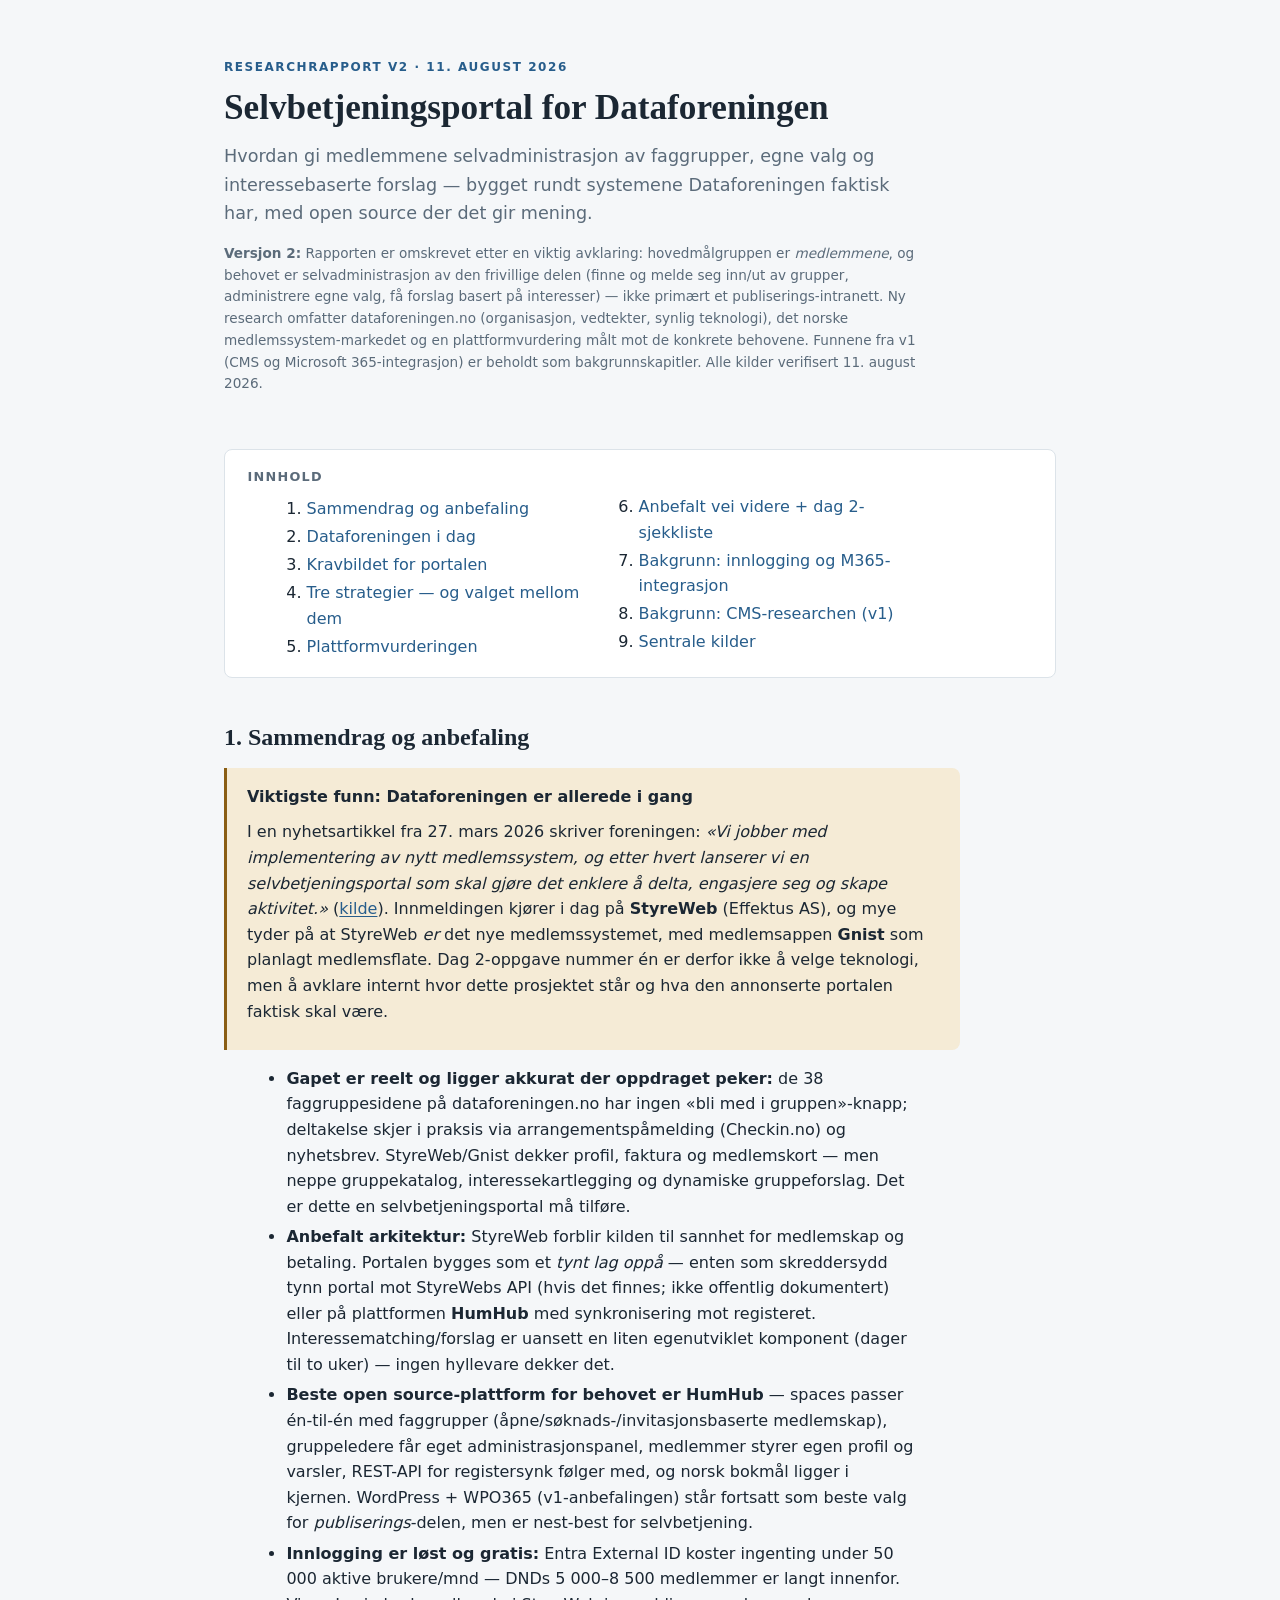
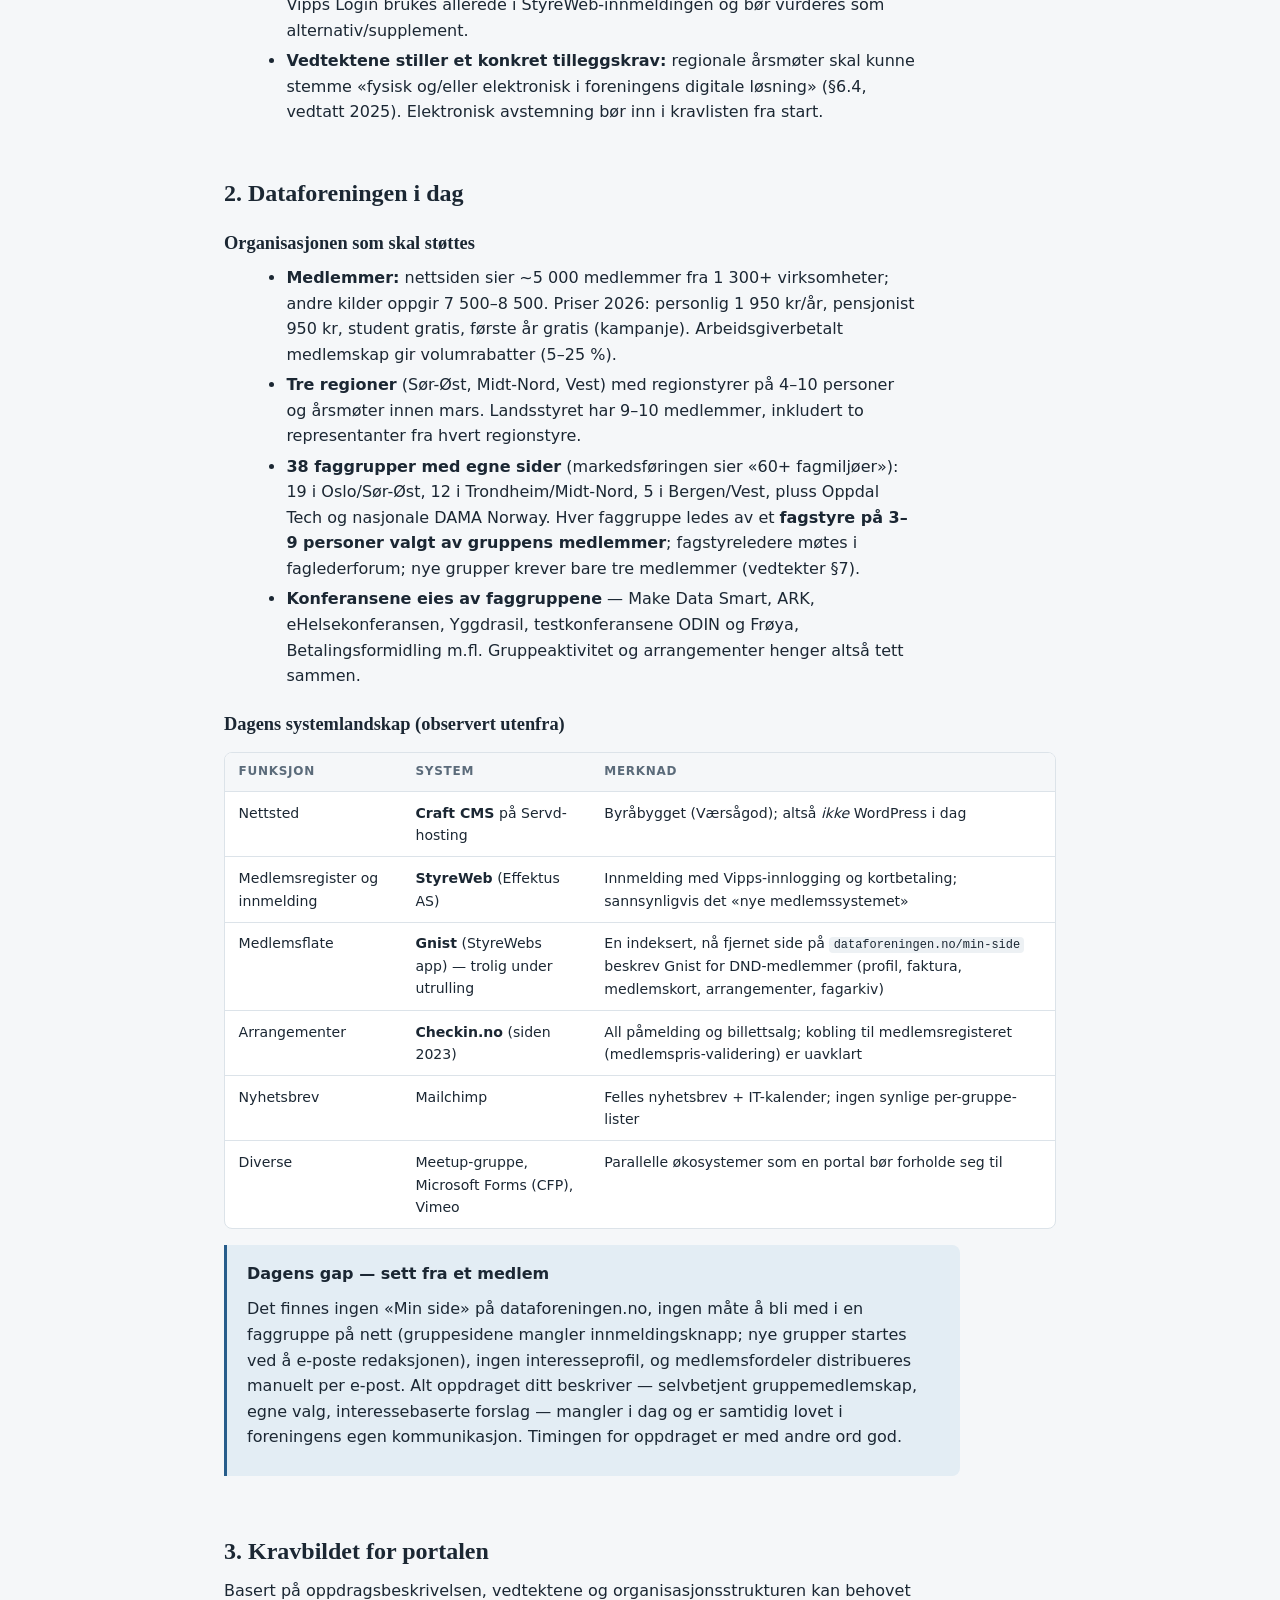
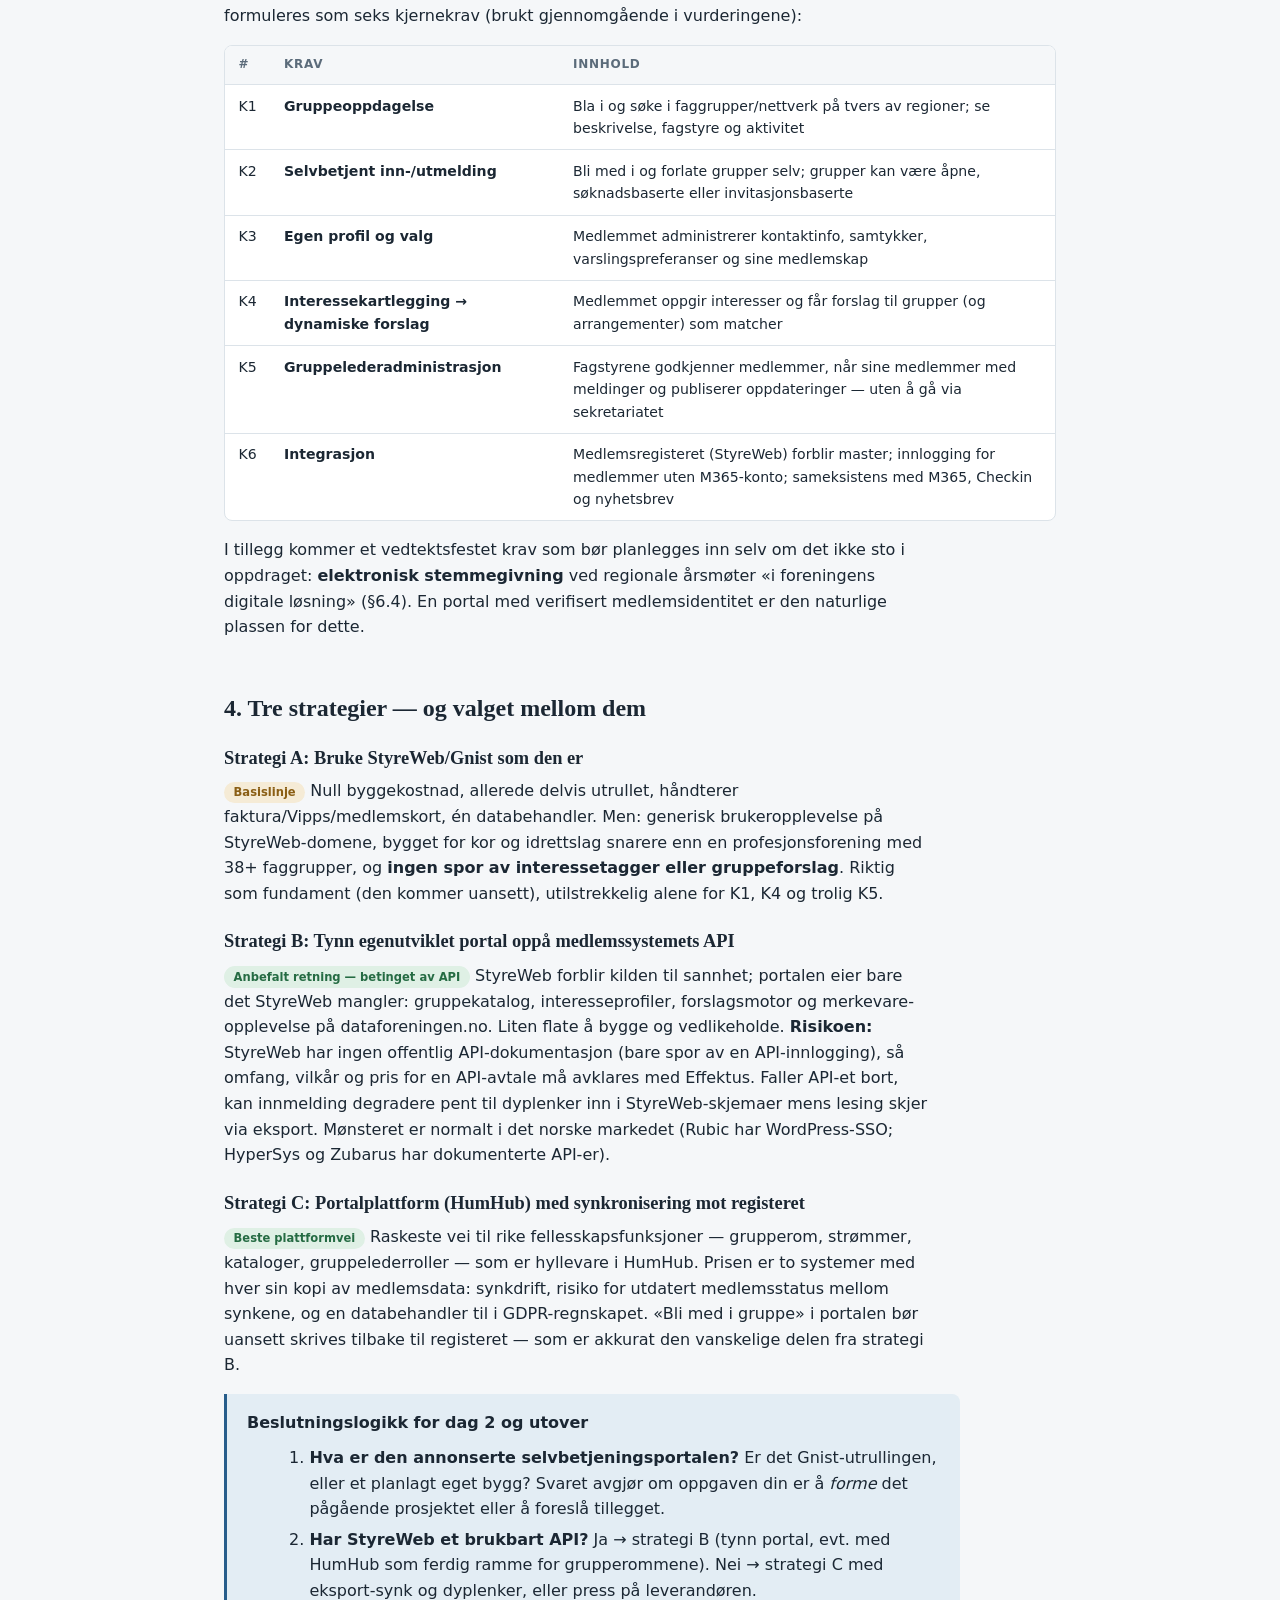
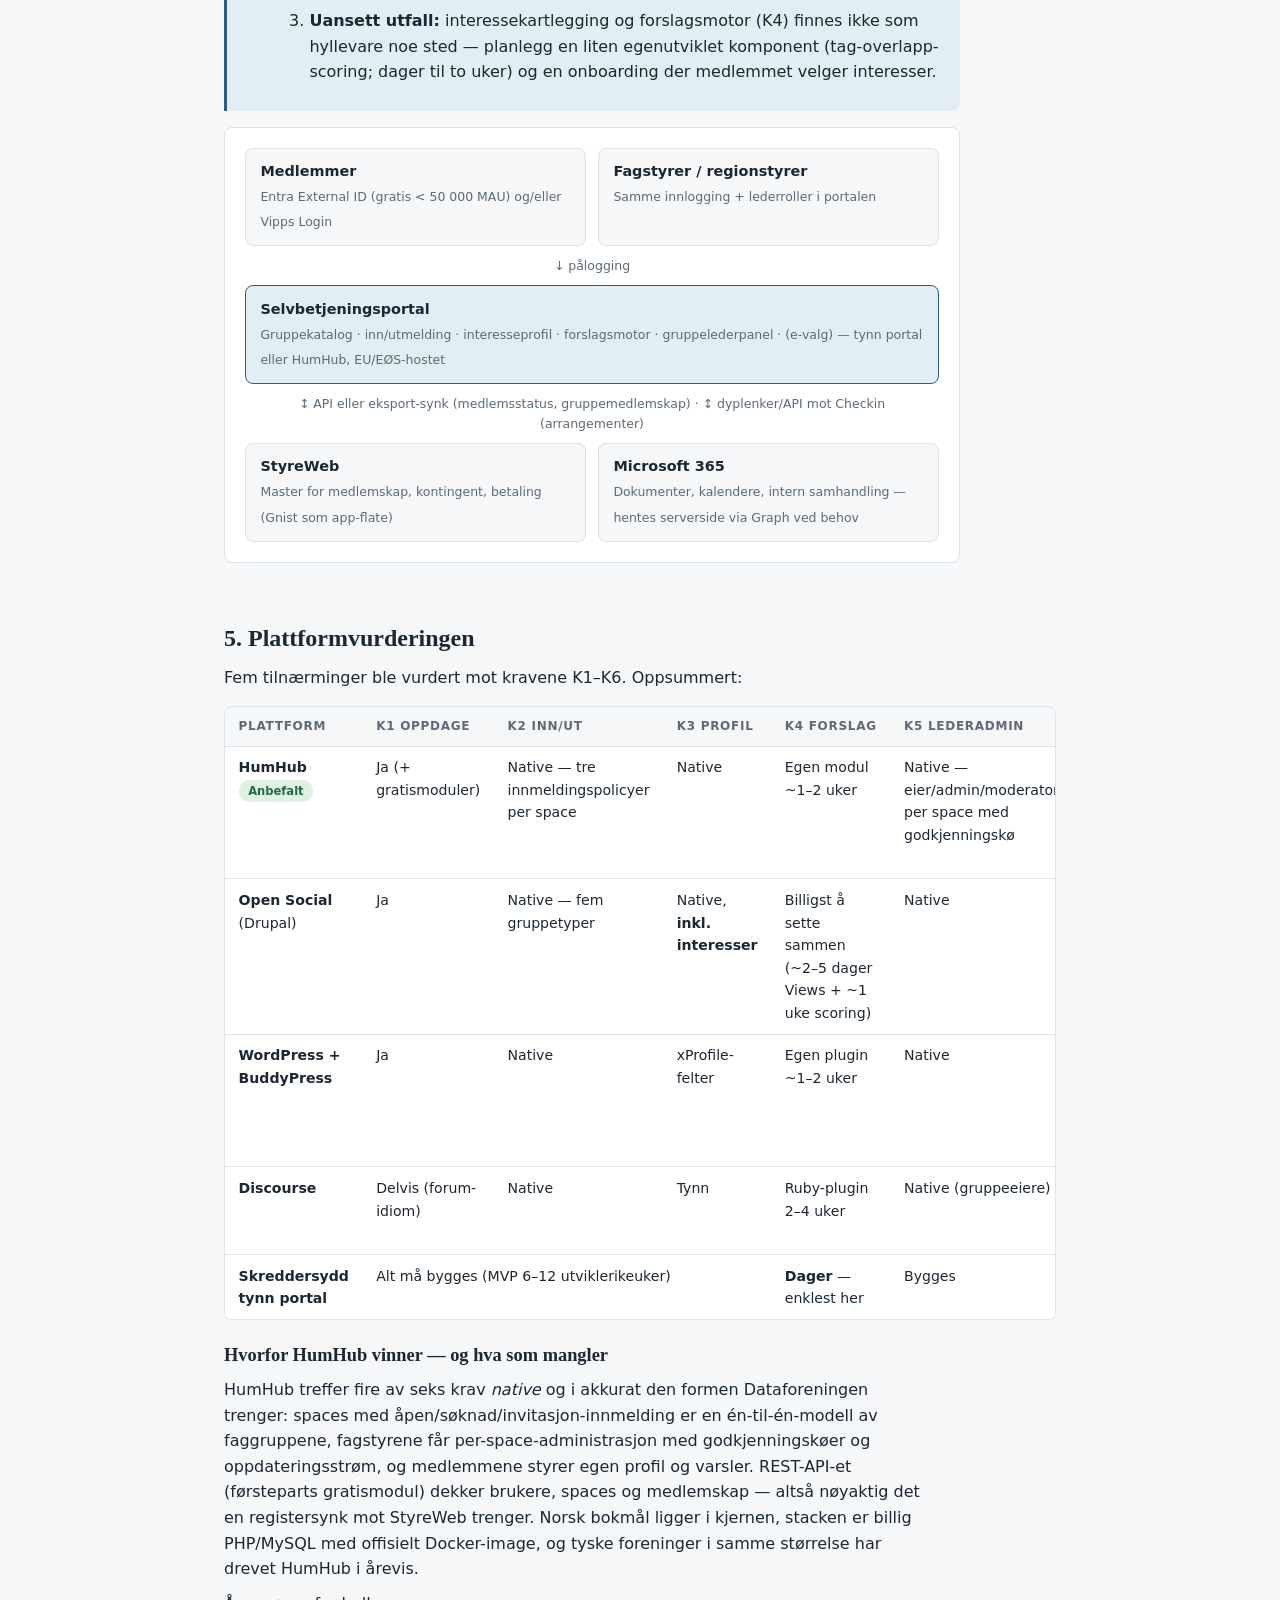
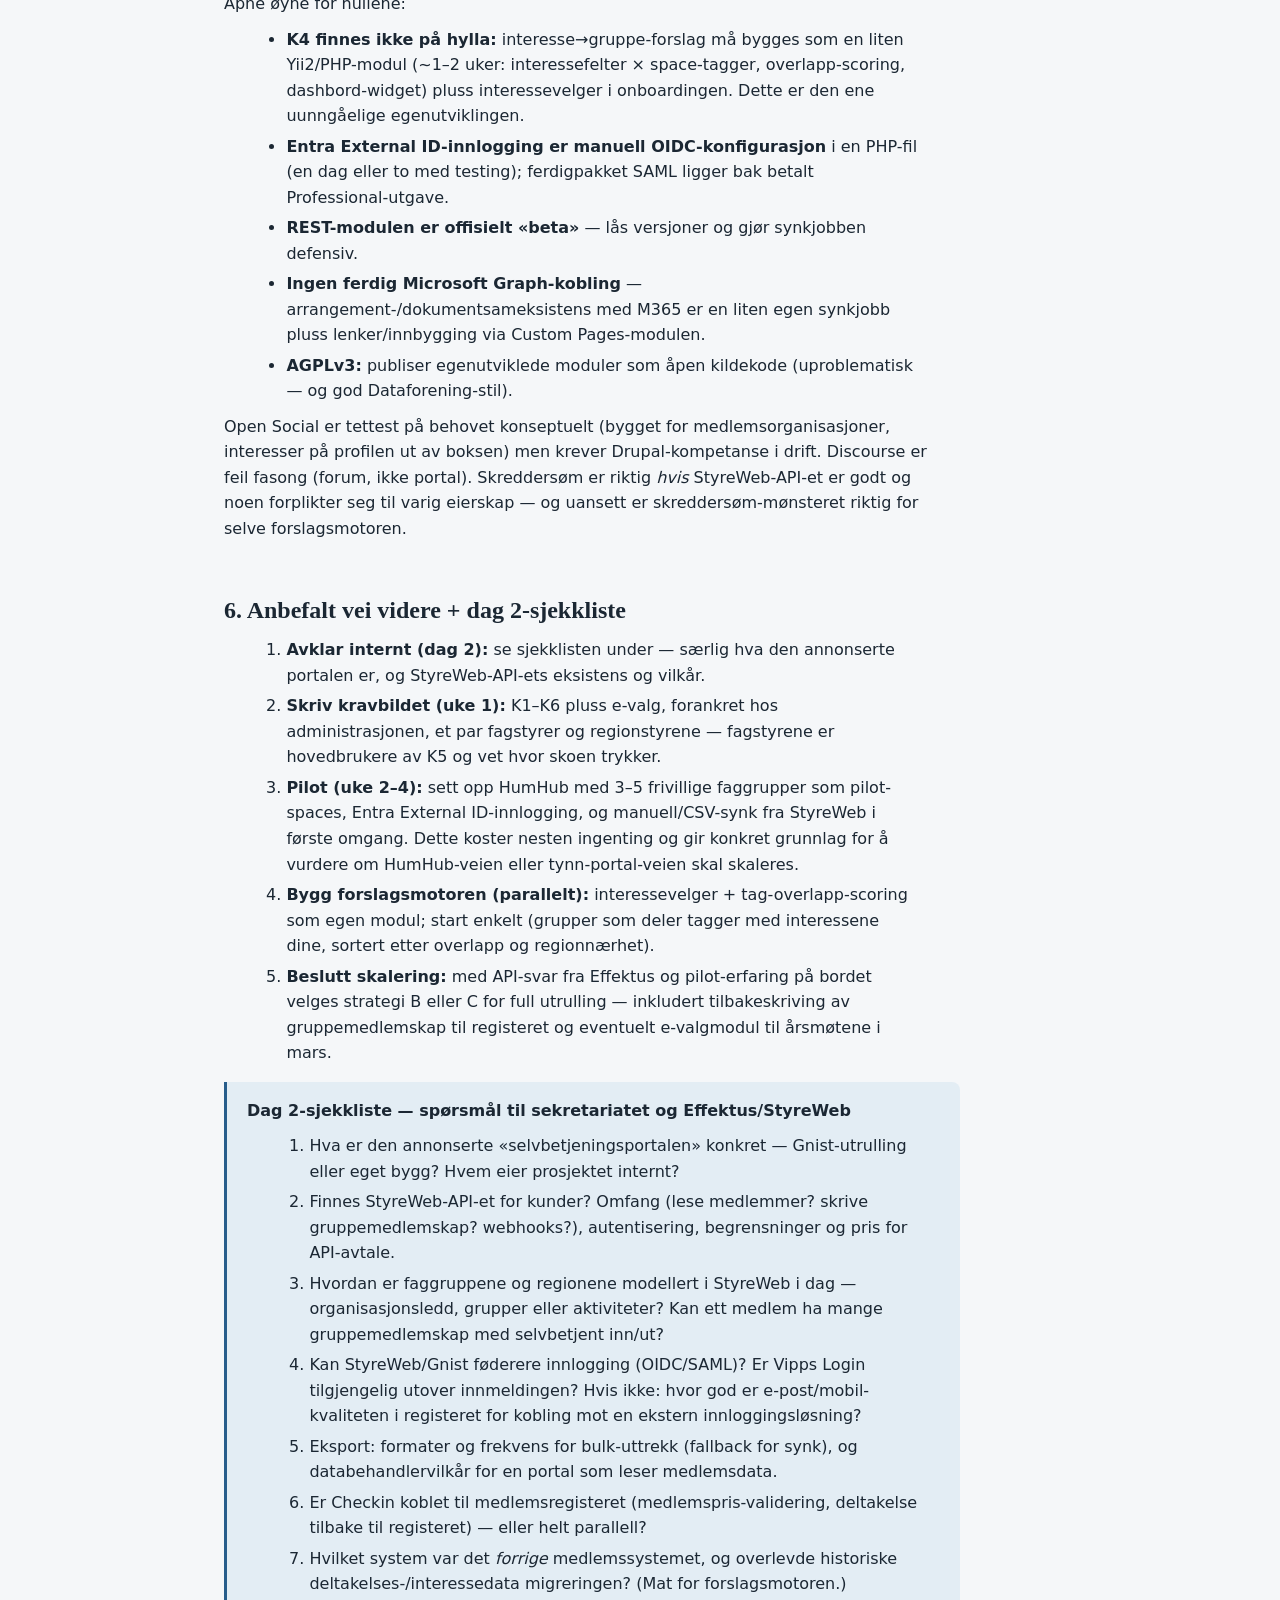
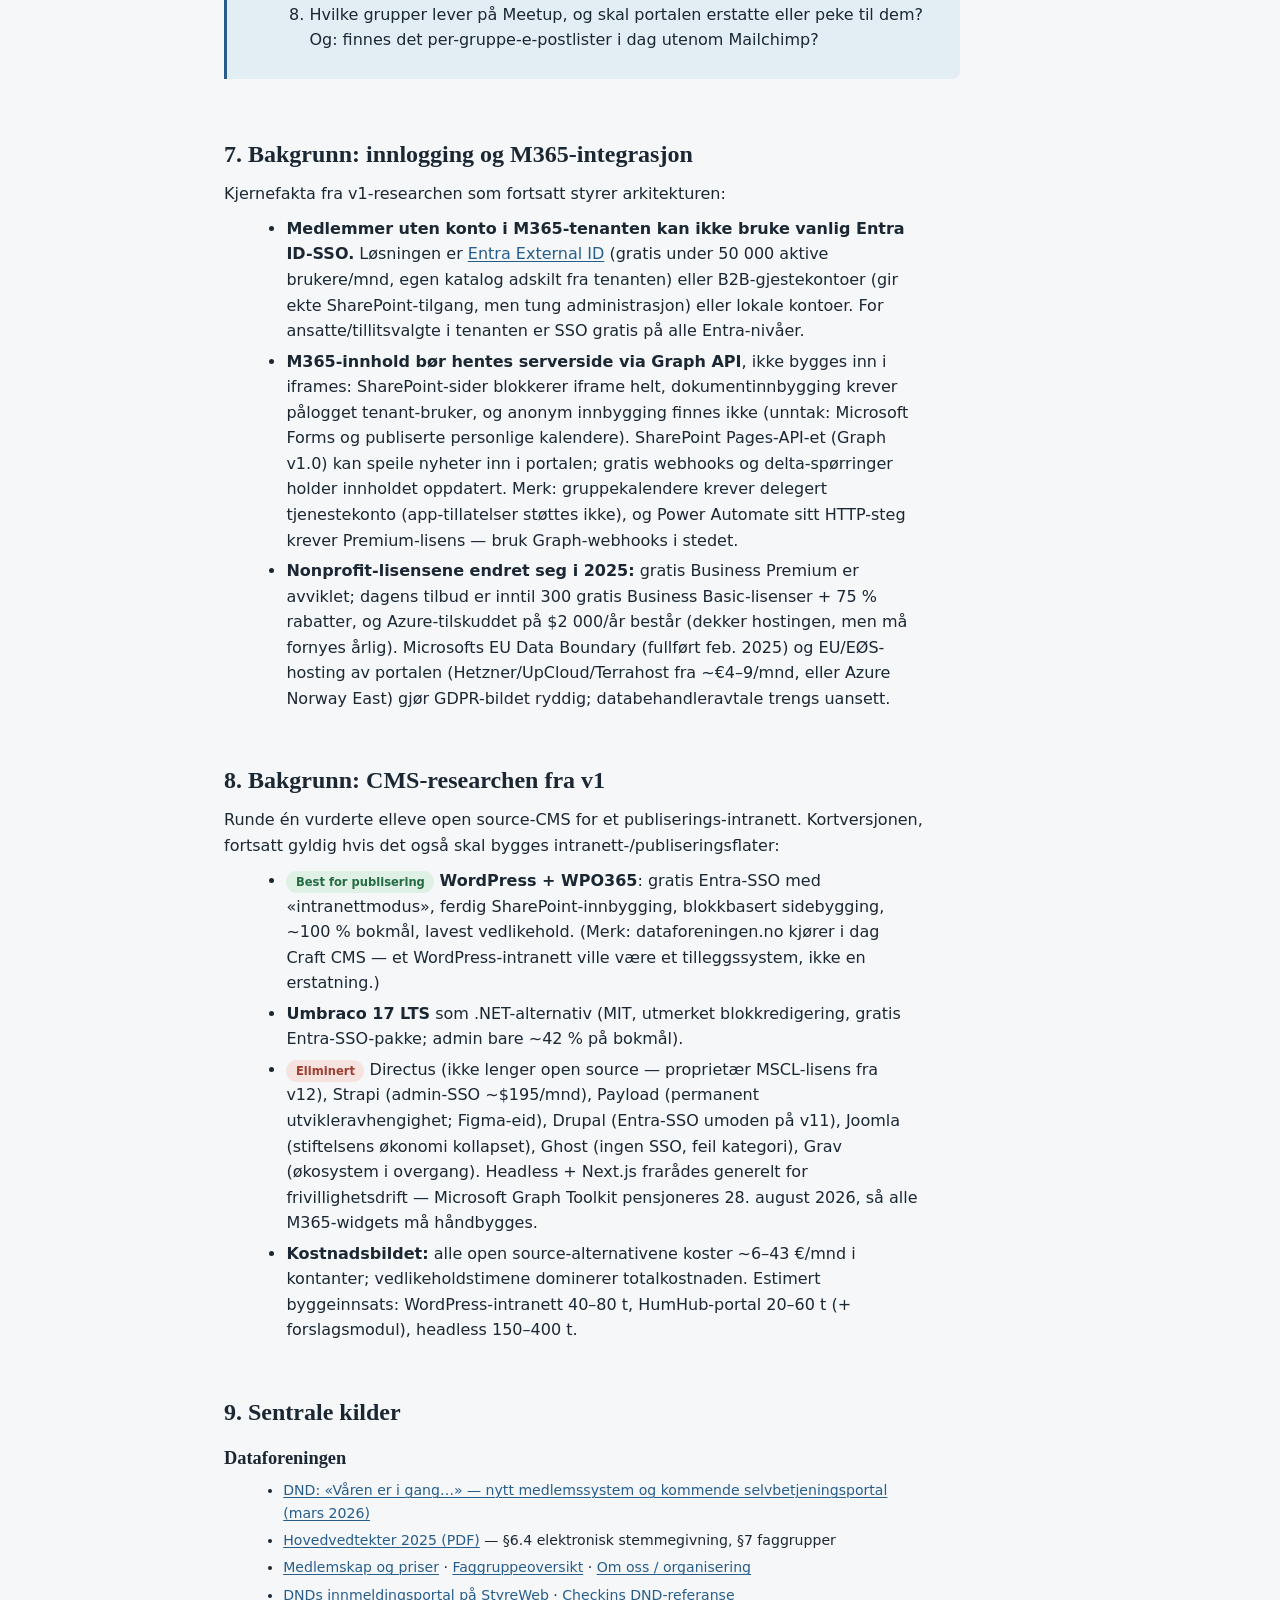
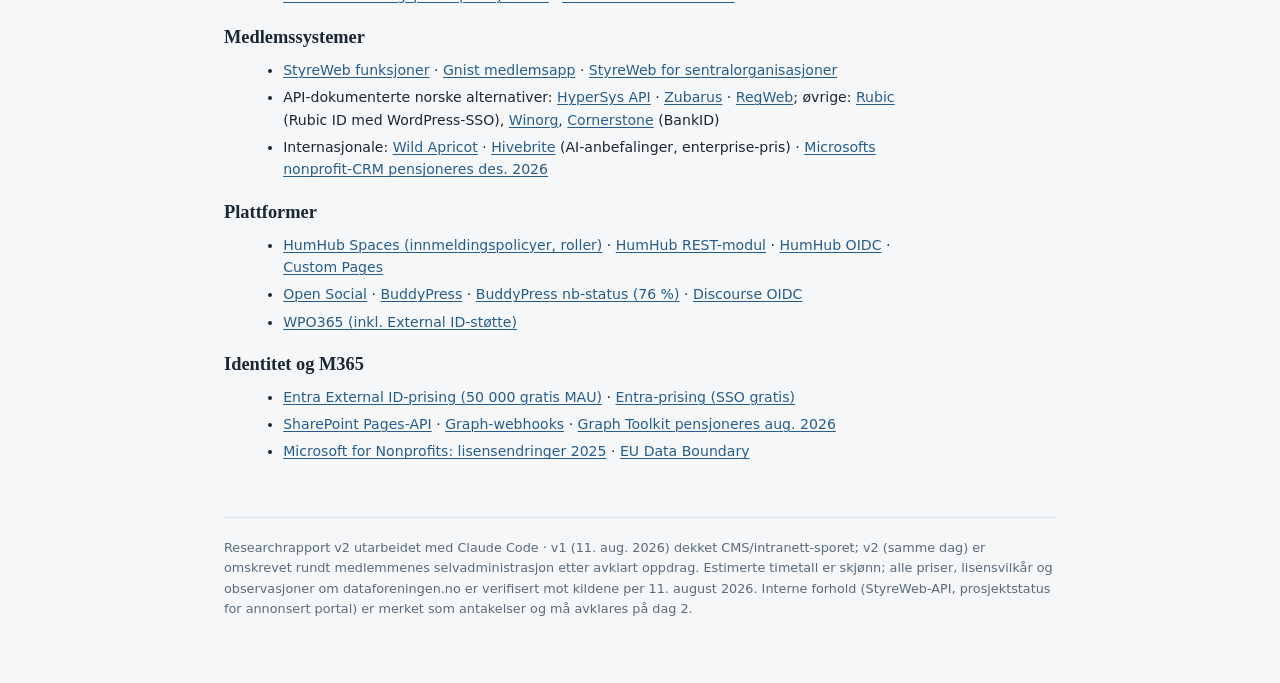
<file: docs/01-researchrapport-v2.html>
<!doctype html>
<html lang="nb">
<meta charset="utf-8">
<meta name="viewport" content="width=device-width, initial-scale=1">
<title>Dataforeningen: selvbetjeningsportal og intranett — researchrapport</title>
<style>
  :root {
    --bg: #F5F7F9;
    --surface: #FFFFFF;
    --ink: #1B2733;
    --muted: #5B6B7A;
    --accent: #275D8B;
    --accent-soft: #E3EDF4;
    --border: #DCE3E9;
    --good-ink: #256B43;
    --good-soft: #DFF0E5;
    --warn-ink: #8A5E14;
    --warn-soft: #F5EBD6;
    --bad-ink: #A03D31;
    --bad-soft: #F6E3DF;
    --code-bg: #EDF1F4;
  }
  @media (prefers-color-scheme: dark) {
    :root:not([data-theme="light"]) {
      --bg: #131A20;
      --surface: #1B242C;
      --ink: #E4EAEF;
      --muted: #94A4B1;
      --accent: #7FB2DC;
      --accent-soft: #1E2E3B;
      --border: #2B3742;
      --good-ink: #7FC79B;
      --good-soft: #1D2F26;
      --warn-ink: #D9AC62;
      --warn-soft: #32291A;
      --bad-ink: #E08A7E;
      --bad-soft: #33211E;
      --code-bg: #232E38;
    }
  }
  :root[data-theme="dark"] {
    --bg: #131A20;
    --surface: #1B242C;
    --ink: #E4EAEF;
    --muted: #94A4B1;
    --accent: #7FB2DC;
    --accent-soft: #1E2E3B;
    --border: #2B3742;
    --good-ink: #7FC79B;
    --good-soft: #1D2F26;
    --warn-ink: #D9AC62;
    --warn-soft: #32291A;
    --bad-ink: #E08A7E;
    --bad-soft: #33211E;
    --code-bg: #232E38;
  }

  * { box-sizing: border-box; margin: 0; }

  body {
    background: var(--bg);
    color: var(--ink);
    font-family: system-ui, -apple-system, "Segoe UI", Roboto, sans-serif;
    line-height: 1.6;
    padding: 3rem 1.25rem 4rem;
  }

  .page {
    max-width: 52rem;
    margin: 0 auto;
    display: flex;
    flex-direction: column;
    gap: 2.75rem;
  }

  h1, h2, h3 {
    font-family: Charter, "Bitstream Charter", Georgia, "Times New Roman", serif;
    line-height: 1.25;
    text-wrap: balance;
  }
  h1 { font-size: 2.2rem; font-weight: 700; }
  h2 { font-size: 1.5rem; font-weight: 700; margin-bottom: 0.75rem; }
  h3 { font-size: 1.15rem; font-weight: 700; margin: 1.5rem 0 0.5rem; }

  .eyebrow {
    color: var(--accent);
    text-transform: uppercase;
    letter-spacing: 0.13em;
    font-size: 0.75rem;
    font-weight: 700;
    margin-bottom: 0.6rem;
  }

  .lead { font-size: 1.1rem; color: var(--muted); margin-top: 0.75rem; max-width: 44rem; }
  .meta { color: var(--muted); font-size: 0.85rem; margin-top: 1rem; }

  p { margin: 0.6rem 0; max-width: 44rem; }
  section > p:first-of-type { margin-top: 0; }
  ul, ol { margin: 0.6rem 0 0.6rem 1.4rem; max-width: 42rem; }
  li { margin: 0.3rem 0; }

  a { color: var(--accent); text-decoration-thickness: 1px; text-underline-offset: 2px; }
  a:focus-visible { outline: 2px solid var(--accent); outline-offset: 2px; }

  strong { font-weight: 650; }
  code {
    font-family: ui-monospace, "Cascadia Code", Menlo, Consolas, monospace;
    font-size: 0.85em;
    background: var(--code-bg);
    padding: 0.1em 0.35em;
    border-radius: 0.25rem;
  }
  blockquote {
    border-left: 3px solid var(--accent);
    padding: 0.25rem 0 0.25rem 1rem;
    margin: 0.75rem 0;
    color: var(--muted);
    font-style: italic;
    max-width: 42rem;
  }

  .toc {
    background: var(--surface);
    border: 1px solid var(--border);
    border-radius: 0.5rem;
    padding: 1.1rem 1.4rem;
  }
  .toc strong { display: block; margin-bottom: 0.4rem; font-size: 0.8rem; text-transform: uppercase; letter-spacing: 0.1em; color: var(--muted); }
  .toc ol { margin: 0 0 0 1.2rem; columns: 2; column-gap: 2rem; }
  .toc li { margin: 0.15rem 0; break-inside: avoid; }
  .toc a { text-decoration: none; }
  .toc a:hover { text-decoration: underline; }
  @media (max-width: 40rem) { .toc ol { columns: 1; } }

  .box {
    background: var(--accent-soft);
    border-left: 3px solid var(--accent);
    border-radius: 0 0.5rem 0.5rem 0;
    padding: 1rem 1.25rem;
    margin: 1rem 0;
    max-width: 46rem;
  }
  .box.warn { background: var(--warn-soft); border-left-color: var(--warn-ink); }
  .box p, .box ul, .box ol { max-width: none; }
  .box .boxtitle { font-weight: 700; display: block; margin-bottom: 0.25rem; }

  .tablewrap { overflow-x: auto; margin: 1rem 0; border: 1px solid var(--border); border-radius: 0.5rem; background: var(--surface); }
  table { border-collapse: collapse; width: 100%; font-size: 0.88rem; }
  th, td { text-align: left; padding: 0.6rem 0.85rem; border-bottom: 1px solid var(--border); vertical-align: top; }
  thead th { font-size: 0.75rem; text-transform: uppercase; letter-spacing: 0.06em; color: var(--muted); background: var(--bg); white-space: nowrap; }
  tbody tr:last-child td { border-bottom: none; }
  td.num { font-variant-numeric: tabular-nums; white-space: nowrap; }

  .chip {
    display: inline-block;
    border-radius: 999px;
    font-size: 0.72rem;
    font-weight: 650;
    padding: 0.1rem 0.6rem;
    white-space: nowrap;
  }
  .chip.good { background: var(--good-soft); color: var(--good-ink); }
  .chip.warn { background: var(--warn-soft); color: var(--warn-ink); }
  .chip.bad  { background: var(--bad-soft);  color: var(--bad-ink); }

  .diagram {
    display: flex;
    flex-direction: column;
    gap: 0.5rem;
    align-items: stretch;
    background: var(--surface);
    border: 1px solid var(--border);
    border-radius: 0.5rem;
    padding: 1.25rem;
    margin: 1rem 0;
    max-width: 46rem;
  }
  .diagram .row { display: flex; gap: 0.75rem; flex-wrap: wrap; }
  .diagram .node {
    flex: 1 1 12rem;
    border: 1px solid var(--border);
    border-radius: 0.5rem;
    padding: 0.7rem 0.9rem;
    background: var(--bg);
  }
  .diagram .node.hero { border-color: var(--accent); background: var(--accent-soft); }
  .diagram .node strong { display: block; font-size: 0.9rem; }
  .diagram .node span { font-size: 0.78rem; color: var(--muted); }
  .diagram .link { text-align: center; color: var(--muted); font-size: 0.78rem; padding: 0.1rem 0; }

  .sources { font-size: 0.88rem; }
  .sources h3 { margin-top: 1.25rem; }
  .sources ul { margin-left: 1.2rem; }

  footer { color: var(--muted); font-size: 0.8rem; border-top: 1px solid var(--border); padding-top: 1.25rem; }
</style>

<div class="page">

<header>
  <p class="eyebrow">Researchrapport v2 · 11. august 2026</p>
  <h1>Selvbetjeningsportal for Dataforeningen</h1>
  <p class="lead">Hvordan gi medlemmene selvadministrasjon av faggrupper, egne valg og interessebaserte forslag — bygget rundt systemene Dataforeningen faktisk har, med open source der det gir mening.</p>
  <p class="meta"><strong>Versjon 2:</strong> Rapporten er omskrevet etter en viktig avklaring: hovedmålgruppen er <em>medlemmene</em>, og behovet er selvadministrasjon av den frivillige delen (finne og melde seg inn/ut av grupper, administrere egne valg, få forslag basert på interesser) — ikke primært et publiserings-intranett. Ny research omfatter dataforeningen.no (organisasjon, vedtekter, synlig teknologi), det norske medlemssystem-markedet og en plattformvurdering målt mot de konkrete behovene. Funnene fra v1 (CMS og Microsoft 365-integrasjon) er beholdt som bakgrunnskapitler. Alle kilder verifisert 11. august 2026.</p>
</header>

<nav class="toc" aria-label="Innhold">
  <strong>Innhold</strong>
  <ol>
    <li><a href="#sammendrag">Sammendrag og anbefaling</a></li>
    <li><a href="#dnd">Dataforeningen i dag</a></li>
    <li><a href="#krav">Kravbildet for portalen</a></li>
    <li><a href="#strategi">Tre strategier — og valget mellom dem</a></li>
    <li><a href="#plattform">Plattformvurderingen</a></li>
    <li><a href="#veikart">Anbefalt vei videre + dag 2-sjekkliste</a></li>
    <li><a href="#identitet">Bakgrunn: innlogging og M365-integrasjon</a></li>
    <li><a href="#cms">Bakgrunn: CMS-researchen (v1)</a></li>
    <li><a href="#kilder">Sentrale kilder</a></li>
  </ol>
</nav>

<section id="sammendrag">
  <h2>1. Sammendrag og anbefaling</h2>
  <div class="box warn">
    <span class="boxtitle">Viktigste funn: Dataforeningen er allerede i gang</span>
    <p>I en nyhetsartikkel fra 27. mars 2026 skriver foreningen: <em>«Vi jobber med implementering av nytt medlemssystem, og etter hvert lanserer vi en selvbetjeningsportal som skal gjøre det enklere å delta, engasjere seg og skape aktivitet.»</em> (<a href="https://dataforeningen.no/aktuelt/vaaren-er-i-gang-og-det-spirer-og-gror-i-dataforeningen" rel="noopener">kilde</a>). Innmeldingen kjører i dag på <strong>StyreWeb</strong> (Effektus AS), og mye tyder på at StyreWeb <em>er</em> det nye medlemssystemet, med medlemsappen <strong>Gnist</strong> som planlagt medlemsflate. Dag&nbsp;2-oppgave nummer én er derfor ikke å velge teknologi, men å avklare internt hvor dette prosjektet står og hva den annonserte portalen faktisk skal være.</p>
  </div>
  <ul>
    <li><strong>Gapet er reelt og ligger akkurat der oppdraget peker:</strong> de 38 faggruppesidene på dataforeningen.no har ingen «bli med i gruppen»-knapp; deltakelse skjer i praksis via arrangementspåmelding (Checkin.no) og nyhetsbrev. StyreWeb/Gnist dekker profil, faktura og medlemskort — men neppe gruppekatalog, interessekartlegging og dynamiske gruppeforslag. Det er dette en selvbetjeningsportal må tilføre.</li>
    <li><strong>Anbefalt arkitektur:</strong> StyreWeb forblir kilden til sannhet for medlemskap og betaling. Portalen bygges som et <em>tynt lag oppå</em> — enten som skreddersydd tynn portal mot StyreWebs API (hvis det finnes; ikke offentlig dokumentert) eller på plattformen <strong>HumHub</strong> med synkronisering mot registeret. Interessematching/forslag er uansett en liten egenutviklet komponent (dager til to uker) — ingen hyllevare dekker det.</li>
    <li><strong>Beste open source-plattform for behovet er HumHub</strong> — spaces passer én-til-én med faggrupper (åpne/søknads-/invitasjonsbaserte medlemskap), gruppeledere får eget administrasjonspanel, medlemmer styrer egen profil og varsler, REST-API for registersynk følger med, og norsk bokmål ligger i kjernen. WordPress + WPO365 (v1-anbefalingen) står fortsatt som beste valg for <em>publiserings</em>-delen, men er nest-best for selvbetjening.</li>
    <li><strong>Innlogging er løst og gratis:</strong> Entra External ID koster ingenting under 50 000 aktive brukere/mnd — DNDs 5 000–8 500 medlemmer er langt innenfor. Vipps Login brukes allerede i StyreWeb-innmeldingen og bør vurderes som alternativ/supplement.</li>
    <li><strong>Vedtektene stiller et konkret tilleggskrav:</strong> regionale årsmøter skal kunne stemme «fysisk og/eller elektronisk i foreningens digitale løsning» (§6.4, vedtatt 2025). Elektronisk avstemning bør inn i kravlisten fra start.</li>
  </ul>
</section>

<section id="dnd">
  <h2>2. Dataforeningen i dag</h2>
  <h3>Organisasjonen som skal støttes</h3>
  <ul>
    <li><strong>Medlemmer:</strong> nettsiden sier ~5 000 medlemmer fra 1 300+ virksomheter; andre kilder oppgir 7 500–8 500. Priser 2026: personlig 1 950 kr/år, pensjonist 950 kr, student gratis, første år gratis (kampanje). Arbeidsgiverbetalt medlemskap gir volumrabatter (5–25 %).</li>
    <li><strong>Tre regioner</strong> (Sør-Øst, Midt-Nord, Vest) med regionstyrer på 4–10 personer og årsmøter innen mars. Landsstyret har 9–10 medlemmer, inkludert to representanter fra hvert regionstyre.</li>
    <li><strong>38 faggrupper med egne sider</strong> (markedsføringen sier «60+ fagmiljøer»): 19 i Oslo/Sør-Øst, 12 i Trondheim/Midt-Nord, 5 i Bergen/Vest, pluss Oppdal Tech og nasjonale DAMA Norway. Hver faggruppe ledes av et <strong>fagstyre på 3–9 personer valgt av gruppens medlemmer</strong>; fagstyreledere møtes i faglederforum; nye grupper krever bare tre medlemmer (vedtekter §7).</li>
    <li><strong>Konferansene eies av faggruppene</strong> — Make Data Smart, ARK, eHelsekonferansen, Yggdrasil, testkonferansene ODIN og Frøya, Betalingsformidling m.fl. Gruppeaktivitet og arrangementer henger altså tett sammen.</li>
  </ul>
  <h3>Dagens systemlandskap (observert utenfra)</h3>
  <div class="tablewrap"><table>
    <thead><tr><th>Funksjon</th><th>System</th><th>Merknad</th></tr></thead>
    <tbody>
      <tr><td>Nettsted</td><td><strong>Craft CMS</strong> på Servd-hosting</td><td>Byråbygget (Værsågod); altså <em>ikke</em> WordPress i dag</td></tr>
      <tr><td>Medlemsregister og innmelding</td><td><strong>StyreWeb</strong> (Effektus AS)</td><td>Innmelding med Vipps-innlogging og kortbetaling; sannsynligvis det «nye medlemssystemet»</td></tr>
      <tr><td>Medlemsflate</td><td><strong>Gnist</strong> (StyreWebs app) — trolig under utrulling</td><td>En indeksert, nå fjernet side på <code>dataforeningen.no/min-side</code> beskrev Gnist for DND-medlemmer (profil, faktura, medlemskort, arrangementer, fagarkiv)</td></tr>
      <tr><td>Arrangementer</td><td><strong>Checkin.no</strong> (siden 2023)</td><td>All påmelding og billettsalg; kobling til medlemsregisteret (medlemspris-validering) er uavklart</td></tr>
      <tr><td>Nyhetsbrev</td><td>Mailchimp</td><td>Felles nyhetsbrev + IT-kalender; ingen synlige per-gruppe-lister</td></tr>
      <tr><td>Diverse</td><td>Meetup-gruppe, Microsoft Forms (CFP), Vimeo</td><td>Parallelle økosystemer som en portal bør forholde seg til</td></tr>
    </tbody>
  </table></div>
  <div class="box">
    <span class="boxtitle">Dagens gap — sett fra et medlem</span>
    <p>Det finnes ingen «Min side» på dataforeningen.no, ingen måte å bli med i en faggruppe på nett (gruppesidene mangler innmeldingsknapp; nye grupper startes ved å e-poste redaksjonen), ingen interesseprofil, og medlemsfordeler distribueres manuelt per e-post. Alt oppdraget ditt beskriver — selvbetjent gruppemedlemskap, egne valg, interessebaserte forslag — mangler i dag og er samtidig lovet i foreningens egen kommunikasjon. Timingen for oppdraget er med andre ord god.</p>
  </div>
</section>

<section id="krav">
  <h2>3. Kravbildet for portalen</h2>
  <p>Basert på oppdragsbeskrivelsen, vedtektene og organisasjonsstrukturen kan behovet formuleres som seks kjernekrav (brukt gjennomgående i vurderingene):</p>
  <div class="tablewrap"><table>
    <thead><tr><th>#</th><th>Krav</th><th>Innhold</th></tr></thead>
    <tbody>
      <tr><td>K1</td><td><strong>Gruppeoppdagelse</strong></td><td>Bla i og søke i faggrupper/nettverk på tvers av regioner; se beskrivelse, fagstyre og aktivitet</td></tr>
      <tr><td>K2</td><td><strong>Selvbetjent inn-/utmelding</strong></td><td>Bli med i og forlate grupper selv; grupper kan være åpne, søknadsbaserte eller invitasjonsbaserte</td></tr>
      <tr><td>K3</td><td><strong>Egen profil og valg</strong></td><td>Medlemmet administrerer kontaktinfo, samtykker, varslingspreferanser og sine medlemskap</td></tr>
      <tr><td>K4</td><td><strong>Interessekartlegging → dynamiske forslag</strong></td><td>Medlemmet oppgir interesser og får forslag til grupper (og arrangementer) som matcher</td></tr>
      <tr><td>K5</td><td><strong>Gruppelederadministrasjon</strong></td><td>Fagstyrene godkjenner medlemmer, når sine medlemmer med meldinger og publiserer oppdateringer — uten å gå via sekretariatet</td></tr>
      <tr><td>K6</td><td><strong>Integrasjon</strong></td><td>Medlemsregisteret (StyreWeb) forblir master; innlogging for medlemmer uten M365-konto; sameksistens med M365, Checkin og nyhetsbrev</td></tr>
    </tbody>
  </table></div>
  <p>I tillegg kommer et vedtektsfestet krav som bør planlegges inn selv om det ikke sto i oppdraget: <strong>elektronisk stemmegivning</strong> ved regionale årsmøter «i foreningens digitale løsning» (§6.4). En portal med verifisert medlemsidentitet er den naturlige plassen for dette.</p>
</section>

<section id="strategi">
  <h2>4. Tre strategier — og valget mellom dem</h2>

  <h3>Strategi A: Bruke StyreWeb/Gnist som den er</h3>
  <p><span class="chip warn">Basislinje</span> Null byggekostnad, allerede delvis utrullet, håndterer faktura/Vipps/medlemskort, én databehandler. Men: generisk brukeropplevelse på StyreWeb-domene, bygget for kor og idrettslag snarere enn en profesjonsforening med 38+ faggrupper, og <strong>ingen spor av interessetagger eller gruppeforslag</strong>. Riktig som fundament (den kommer uansett), utilstrekkelig alene for K1, K4 og trolig K5.</p>

  <h3>Strategi B: Tynn egenutviklet portal oppå medlemssystemets API</h3>
  <p><span class="chip good">Anbefalt retning — betinget av API</span> StyreWeb forblir kilden til sannhet; portalen eier bare det StyreWeb mangler: gruppekatalog, interesseprofiler, forslagsmotor og merkevare-opplevelse på dataforeningen.no. Liten flate å bygge og vedlikeholde. <strong>Risikoen:</strong> StyreWeb har ingen offentlig API-dokumentasjon (bare spor av en API-innlogging), så omfang, vilkår og pris for en API-avtale må avklares med Effektus. Faller API-et bort, kan innmelding degradere pent til dyplenker inn i StyreWeb-skjemaer mens lesing skjer via eksport. Mønsteret er normalt i det norske markedet (Rubic har WordPress-SSO; HyperSys og Zubarus har dokumenterte API-er).</p>

  <h3>Strategi C: Portalplattform (HumHub) med synkronisering mot registeret</h3>
  <p><span class="chip good">Beste plattformvei</span> Raskeste vei til rike fellesskapsfunksjoner — grupperom, strømmer, kataloger, gruppelederroller — som er hyllevare i HumHub. Prisen er to systemer med hver sin kopi av medlemsdata: synkdrift, risiko for utdatert medlemsstatus mellom synkene, og en databehandler til i GDPR-regnskapet. «Bli med i gruppe» i portalen bør uansett skrives tilbake til registeret — som er akkurat den vanskelige delen fra strategi B.</p>

  <div class="box">
    <span class="boxtitle">Beslutningslogikk for dag 2 og utover</span>
    <ol>
      <li><strong>Hva er den annonserte selvbetjeningsportalen?</strong> Er det Gnist-utrullingen, eller et planlagt eget bygg? Svaret avgjør om oppgaven din er å <em>forme</em> det pågående prosjektet eller å foreslå tillegget.</li>
      <li><strong>Har StyreWeb et brukbart API?</strong> Ja → strategi B (tynn portal, evt. med HumHub som ferdig ramme for grupperommene). Nei → strategi C med eksport-synk og dyplenker, eller press på leverandøren.</li>
      <li><strong>Uansett utfall:</strong> interessekartlegging og forslagsmotor (K4) finnes ikke som hyllevare noe sted — planlegg en liten egenutviklet komponent (tag-overlapp-scoring; dager til to uker) og en onboarding der medlemmet velger interesser.</li>
    </ol>
  </div>

  <div class="diagram" role="img" aria-label="Arkitekturskisse: medlemmer logger inn i portalen, som leser og skriver mot StyreWeb og henter innhold fra Microsoft 365">
    <div class="row">
      <div class="node"><strong>Medlemmer</strong><span>Entra External ID (gratis &lt; 50 000 MAU) og/eller Vipps Login</span></div>
      <div class="node"><strong>Fagstyrer / regionstyrer</strong><span>Samme innlogging + lederroller i portalen</span></div>
    </div>
    <div class="link">↓ pålogging</div>
    <div class="row">
      <div class="node hero"><strong>Selvbetjeningsportal</strong><span>Gruppekatalog · inn/utmelding · interesseprofil · forslagsmotor · gruppelederpanel · (e-valg) — tynn portal eller HumHub, EU/EØS-hostet</span></div>
    </div>
    <div class="link">↕ API eller eksport-synk (medlemsstatus, gruppemedlemskap) · ↕ dyplenker/API mot Checkin (arrangementer)</div>
    <div class="row">
      <div class="node"><strong>StyreWeb</strong><span>Master for medlemskap, kontingent, betaling (Gnist som app-flate)</span></div>
      <div class="node"><strong>Microsoft 365</strong><span>Dokumenter, kalendere, intern samhandling — hentes serverside via Graph ved behov</span></div>
    </div>
  </div>
</section>

<section id="plattform">
  <h2>5. Plattformvurderingen</h2>
  <p>Fem tilnærminger ble vurdert mot kravene K1–K6. Oppsummert:</p>
  <div class="tablewrap"><table>
    <thead><tr><th>Plattform</th><th>K1 oppdage</th><th>K2 inn/ut</th><th>K3 profil</th><th>K4 forslag</th><th>K5 lederadmin</th><th>K6 integrasjon</th><th>Norsk</th><th>Drift</th></tr></thead>
    <tbody>
      <tr>
        <td><strong>HumHub</strong> <span class="chip good">Anbefalt</span></td>
        <td>Ja (+ gratismoduler)</td><td>Native — tre innmeldingspolicyer per space</td><td>Native</td><td>Egen modul ~1–2 uker</td><td>Native — eier/admin/moderator per space med godkjenningskø</td><td>OIDC (manuell oppsett) + førsteparts REST-API for register-synk</td><td>I kjernen</td><td>Lav (PHP/MySQL)</td>
      </tr>
      <tr>
        <td><strong>Open Social</strong> (Drupal)</td>
        <td>Ja</td><td>Native — fem gruppetyper</td><td>Native, <strong>inkl. interesser</strong></td><td>Billigst å sette sammen (~2–5 dager Views + ~1 uke scoring)</td><td>Native</td><td>OIDC-modul (Drupal 11-støtte umoden) + JSON:API</td><td>Kjerne OK, distro har hull</td><td><strong>Høy</strong> (Drupal)</td>
      </tr>
      <tr>
        <td><strong>WordPress + BuddyPress</strong></td>
        <td>Ja</td><td>Native</td><td>xProfile-felter</td><td>Egen plugin ~1–2 uker</td><td>Native</td><td><strong>Best mot M365/External ID</strong> (WPO365 «Customers», CHF 309/år)</td><td><span class="chip warn">BuddyPress bare 76 % oversatt</span></td><td>Lav–middels</td>
      </tr>
      <tr>
        <td><strong>Discourse</strong></td>
        <td>Delvis (forum-idiom)</td><td>Native</td><td>Tynn</td><td>Ruby-plugin 2–4 uker</td><td>Native (gruppeeiere)</td><td>OIDC i kjernen, gruppesynk fra claims</td><td>I kjernen</td><td>Middels</td>
      </tr>
      <tr>
        <td><strong>Skreddersydd tynn portal</strong></td>
        <td colspan="3">Alt må bygges (MVP 6–12 utviklerike­uker)</td><td><strong>Dager</strong> — enklest her</td><td>Bygges</td><td>Perfekt (per konstruksjon)</td><td>Perfekt</td><td>Du eier alt, for alltid</td>
      </tr>
    </tbody>
  </table></div>

  <h3>Hvorfor HumHub vinner — og hva som mangler</h3>
  <p>HumHub treffer fire av seks krav <em>native</em> og i akkurat den formen Dataforeningen trenger: spaces med åpen/søknad/invitasjon-innmelding er en én-til-én-modell av faggruppene, fagstyrene får per-space-administrasjon med godkjenningskøer og oppdateringsstrøm, og medlemmene styrer egen profil og varsler. REST-API-et (førsteparts gratismodul) dekker brukere, spaces og medlemskap — altså nøyaktig det en registersynk mot StyreWeb trenger. Norsk bokmål ligger i kjernen, stacken er billig PHP/MySQL med offisielt Docker-image, og tyske foreninger i samme størrelse har drevet HumHub i årevis.</p>
  <p>Åpne øyne for hullene:</p>
  <ul>
    <li><strong>K4 finnes ikke på hylla:</strong> interesse→gruppe-forslag må bygges som en liten Yii2/PHP-modul (~1–2 uker: interessefelter × space-tagger, overlapp-scoring, dashbord-widget) pluss interessevelger i onboardingen. Dette er den ene uunngåelige egenutviklingen.</li>
    <li><strong>Entra External ID-innlogging er manuell OIDC-konfigurasjon</strong> i en PHP-fil (en dag eller to med testing); ferdigpakket SAML ligger bak betalt Professional-utgave.</li>
    <li><strong>REST-modulen er offisielt «beta»</strong> — lås versjoner og gjør synkjobben defensiv.</li>
    <li><strong>Ingen ferdig Microsoft Graph-kobling</strong> — arrangement-/dokumentsameksistens med M365 er en liten egen synkjobb pluss lenker/innbygging via Custom Pages-modulen.</li>
    <li><strong>AGPLv3:</strong> publiser egenutviklede moduler som åpen kildekode (uproblematisk — og god Dataforening-stil).</li>
  </ul>
  <p>Open Social er tettest på behovet konseptuelt (bygget for medlemsorganisasjoner, interesser på profilen ut av boksen) men krever Drupal-kompetanse i drift. Discourse er feil fasong (forum, ikke portal). Skreddersøm er riktig <em>hvis</em> StyreWeb-API-et er godt og noen forplikter seg til varig eierskap — og uansett er skreddersøm-mønsteret riktig for selve forslagsmotoren.</p>
</section>

<section id="veikart">
  <h2>6. Anbefalt vei videre + dag 2-sjekkliste</h2>
  <ol>
    <li><strong>Avklar internt (dag 2):</strong> se sjekklisten under — særlig hva den annonserte portalen er, og StyreWeb-API-ets eksistens og vilkår.</li>
    <li><strong>Skriv kravbildet (uke 1):</strong> K1–K6 pluss e-valg, forankret hos administrasjonen, et par fagstyrer og regionstyrene — fagstyrene er hovedbrukere av K5 og vet hvor skoen trykker.</li>
    <li><strong>Pilot (uke 2–4):</strong> sett opp HumHub med 3–5 frivillige faggrupper som pilot-spaces, Entra External ID-innlogging, og manuell/CSV-synk fra StyreWeb i første omgang. Dette koster nesten ingenting og gir konkret grunnlag for å vurdere om HumHub-veien eller tynn-portal-veien skal skaleres.</li>
    <li><strong>Bygg forslagsmotoren (parallelt):</strong> interessevelger + tag-overlapp-scoring som egen modul; start enkelt (grupper som deler tagger med interessene dine, sortert etter overlapp og regionnærhet).</li>
    <li><strong>Beslutt skalering:</strong> med API-svar fra Effektus og pilot-erfaring på bordet velges strategi B eller C for full utrulling — inkludert tilbakeskriving av gruppemedlemskap til registeret og eventuelt e-valgmodul til årsmøtene i mars.</li>
  </ol>

  <div class="box">
    <span class="boxtitle">Dag 2-sjekkliste — spørsmål til sekretariatet og Effektus/StyreWeb</span>
    <ol>
      <li>Hva er den annonserte «selvbetjeningsportalen» konkret — Gnist-utrulling eller eget bygg? Hvem eier prosjektet internt?</li>
      <li>Finnes StyreWeb-API-et for kunder? Omfang (lese medlemmer? skrive gruppemedlemskap? webhooks?), autentisering, begrensninger og pris for API-avtale.</li>
      <li>Hvordan er faggruppene og regionene modellert i StyreWeb i dag — organisasjonsledd, grupper eller aktiviteter? Kan ett medlem ha mange gruppemedlemskap med selvbetjent inn/ut?</li>
      <li>Kan StyreWeb/Gnist føderere innlogging (OIDC/SAML)? Er Vipps Login tilgjengelig utover innmeldingen? Hvis ikke: hvor god er e-post/mobil-kvaliteten i registeret for kobling mot en ekstern innloggingsløsning?</li>
      <li>Eksport: formater og frekvens for bulk-uttrekk (fallback for synk), og databehandlervilkår for en portal som leser medlemsdata.</li>
      <li>Er Checkin koblet til medlemsregisteret (medlemspris-validering, deltakelse tilbake til registeret) — eller helt parallell?</li>
      <li>Hvilket system var det <em>forrige</em> medlemssystemet, og overlevde historiske deltakelses-/interessedata migreringen? (Mat for forslagsmotoren.)</li>
      <li>Hvilke grupper lever på Meetup, og skal portalen erstatte eller peke til dem? Og: finnes det per-gruppe-e-postlister i dag utenom Mailchimp?</li>
    </ol>
  </div>
</section>

<section id="identitet">
  <h2>7. Bakgrunn: innlogging og M365-integrasjon</h2>
  <p>Kjernefakta fra v1-researchen som fortsatt styrer arkitekturen:</p>
  <ul>
    <li><strong>Medlemmer uten konto i M365-tenanten kan ikke bruke vanlig Entra ID-SSO.</strong> Løsningen er <a href="https://learn.microsoft.com/en-us/entra/external-id/external-identities-pricing" rel="noopener">Entra External ID</a> (gratis under 50 000 aktive brukere/mnd, egen katalog adskilt fra tenanten) eller B2B-gjestekontoer (gir ekte SharePoint-tilgang, men tung administrasjon) eller lokale kontoer. For ansatte/tillitsvalgte i tenanten er SSO gratis på alle Entra-nivåer.</li>
    <li><strong>M365-innhold bør hentes serverside via Graph API</strong>, ikke bygges inn i iframes: SharePoint-sider blokkerer iframe helt, dokumentinnbygging krever pålogget tenant-bruker, og anonym innbygging finnes ikke (unntak: Microsoft Forms og publiserte personlige kalendere). SharePoint Pages-API-et (Graph v1.0) kan speile nyheter inn i portalen; gratis webhooks og delta-spørringer holder innholdet oppdatert. Merk: gruppekalendere krever delegert tjenestekonto (app-tillatelser støttes ikke), og Power Automate sitt HTTP-steg krever Premium-lisens — bruk Graph-webhooks i stedet.</li>
    <li><strong>Nonprofit-lisensene endret seg i 2025:</strong> gratis Business Premium er avviklet; dagens tilbud er inntil 300 gratis Business Basic-lisenser + 75 % rabatter, og Azure-tilskuddet på $2 000/år består (dekker hostingen, men må fornyes årlig). Microsofts EU Data Boundary (fullført feb. 2025) og EU/EØS-hosting av portalen (Hetzner/UpCloud/Terrahost fra ~€4–9/mnd, eller Azure Norway East) gjør GDPR-bildet ryddig; databehandleravtale trengs uansett.</li>
  </ul>
</section>

<section id="cms">
  <h2>8. Bakgrunn: CMS-researchen fra v1</h2>
  <p>Runde én vurderte elleve open source-CMS for et publiserings-intranett. Kortversjonen, fortsatt gyldig hvis det også skal bygges intranett-/publiseringsflater:</p>
  <ul>
    <li><span class="chip good">Best for publisering</span> <strong>WordPress + WPO365</strong>: gratis Entra-SSO med «intranettmodus», ferdig SharePoint-innbygging, blokkbasert sidebygging, ~100 % bokmål, lavest vedlikehold. (Merk: dataforeningen.no kjører i dag Craft CMS — et WordPress-intranett ville være et tilleggssystem, ikke en erstatning.)</li>
    <li><strong>Umbraco 17 LTS</strong> som .NET-alternativ (MIT, utmerket blokkredigering, gratis Entra-SSO-pakke; admin bare ~42 % på bokmål).</li>
    <li><span class="chip bad">Eliminert</span> Directus (ikke lenger open source — proprietær MSCL-lisens fra v12), Strapi (admin-SSO ~$195/mnd), Payload (permanent utvikleravhengighet; Figma-eid), Drupal (Entra-SSO umoden på v11), Joomla (stiftelsens økonomi kollapset), Ghost (ingen SSO, feil kategori), Grav (økosystem i overgang). Headless + Next.js frarådes generelt for frivillighetsdrift — Microsoft Graph Toolkit pensjoneres 28. august 2026, så alle M365-widgets må håndbygges.</li>
    <li><strong>Kostnadsbildet:</strong> alle open source-alternativene koster ~6–43 €/mnd i kontanter; vedlikeholdstimene dominerer totalkostnaden. Estimert byggeinnsats: WordPress-intranett 40–80 t, HumHub-portal 20–60 t (+ forslagsmodul), headless 150–400 t.</li>
  </ul>
</section>

<section id="kilder" class="sources">
  <h2>9. Sentrale kilder</h2>
  <h3>Dataforeningen</h3>
  <ul>
    <li><a href="https://dataforeningen.no/aktuelt/vaaren-er-i-gang-og-det-spirer-og-gror-i-dataforeningen" rel="noopener">DND: «Våren er i gang…» — nytt medlemssystem og kommende selvbetjeningsportal (mars 2026)</a></li>
    <li><a href="https://df-website.files.svdcdn.com/production/images/Hovedvedtekter-for-Dataforeningen-2025-med-appendix-2604-2025-kopi.pdf" rel="noopener">Hovedvedtekter 2025 (PDF)</a> — §6.4 elektronisk stemmegivning, §7 faggrupper</li>
    <li><a href="https://dataforeningen.no/medlemsskap" rel="noopener">Medlemskap og priser</a> · <a href="https://dataforeningen.no/faggrupper/" rel="noopener">Faggruppeoversikt</a> · <a href="https://dataforeningen.no/om-oss" rel="noopener">Om oss / organisering</a></li>
    <li><a href="https://dennorskedataforening.portal.styreweb.com/arrangement/ArrangementSession?ID=Innmelding" rel="noopener">DNDs innmeldingsportal på StyreWeb</a> · <a href="https://www.checkinevent.com/referanser/dnd" rel="noopener">Checkins DND-referanse</a></li>
  </ul>
  <h3>Medlemssystemer</h3>
  <ul>
    <li><a href="https://www.styreweb.com/funksjoner/" rel="noopener">StyreWeb funksjoner</a> · <a href="https://www.styreweb.com/gnist/" rel="noopener">Gnist medlemsapp</a> · <a href="https://www.styreweb.com/sentralorganisasjon/" rel="noopener">StyreWeb for sentralorganisasjoner</a></li>
    <li>API-dokumenterte norske alternativer: <a href="https://hjelpe.hypersys.no/knowledge-base/api/" rel="noopener">HyperSys API</a> · <a href="https://home.zubarus.com/" rel="noopener">Zubarus</a> · <a href="https://regweb.no/" rel="noopener">RegWeb</a>; øvrige: <a href="https://rubic.no/" rel="noopener">Rubic</a> (Rubic ID med WordPress-SSO), <a href="https://www.winorg.no/" rel="noopener">Winorg</a>, <a href="https://www.cornerstone.no/" rel="noopener">Cornerstone</a> (BankID)</li>
    <li>Internasjonale: <a href="https://www.wildapricot.com/pricing" rel="noopener">Wild Apricot</a> · <a href="https://hivebrite.io/" rel="noopener">Hivebrite</a> (AI-anbefalinger, enterprise-pris) · <a href="https://learn.microsoft.com/en-us/industry/nonprofit/fundraising-engagement-get-started-overview" rel="noopener">Microsofts nonprofit-CRM pensjoneres des. 2026</a></li>
  </ul>
  <h3>Plattformer</h3>
  <ul>
    <li><a href="https://docs.humhub.org/docs/user/spaces/" rel="noopener">HumHub Spaces (innmeldingspolicyer, roller)</a> · <a href="https://marketplace.humhub.com/module/rest/description" rel="noopener">HumHub REST-modul</a> · <a href="https://docs.humhub.org/docs/admin/oauth" rel="noopener">HumHub OIDC</a> · <a href="https://marketplace.humhub.com/module/custom_pages/description" rel="noopener">Custom Pages</a></li>
    <li><a href="https://www.drupal.org/project/social" rel="noopener">Open Social</a> · <a href="https://buddypress.org/about/" rel="noopener">BuddyPress</a> · <a href="https://translate.wordpress.org/locale/nb/default/wp-plugins/buddypress/" rel="noopener">BuddyPress nb-status (76 %)</a> · <a href="https://github.com/discourse/discourse-openid-connect" rel="noopener">Discourse OIDC</a></li>
    <li><a href="https://www.wpo365.com/pricing/" rel="noopener">WPO365 (inkl. External ID-støtte)</a></li>
  </ul>
  <h3>Identitet og M365</h3>
  <ul>
    <li><a href="https://learn.microsoft.com/en-us/entra/external-id/external-identities-pricing" rel="noopener">Entra External ID-prising (50 000 gratis MAU)</a> · <a href="https://www.microsoft.com/en-us/security/business/microsoft-entra-pricing" rel="noopener">Entra-prising (SSO gratis)</a></li>
    <li><a href="https://learn.microsoft.com/en-us/graph/api/resources/sitepage?view=graph-rest-1.0" rel="noopener">SharePoint Pages-API</a> · <a href="https://learn.microsoft.com/en-us/graph/change-notifications-overview" rel="noopener">Graph-webhooks</a> · <a href="https://devblogs.microsoft.com/microsoft365dev/microsoft-graph-toolkit-retirement/" rel="noopener">Graph Toolkit pensjoneres aug. 2026</a></li>
    <li><a href="https://learn.microsoft.com/en-us/industry/nonprofit/microsoft-for-nonprofits/updates" rel="noopener">Microsoft for Nonprofits: lisensendringer 2025</a> · <a href="https://blogs.microsoft.com/on-the-issues/2025/02/26/microsoft-completes-landmark-eu-data-boundary-offering-enhanced-data-residency-and-transparency/" rel="noopener">EU Data Boundary</a></li>
  </ul>
</section>

<footer>
  Researchrapport v2 utarbeidet med Claude Code · v1 (11. aug. 2026) dekket CMS/intranett-sporet; v2 (samme dag) er omskrevet rundt medlemmenes selvadministrasjon etter avklart oppdrag. Estimerte timetall er skjønn; alle priser, lisensvilkår og observasjoner om dataforeningen.no er verifisert mot kildene per 11. august 2026. Interne forhold (StyreWeb-API, prosjektstatus for annonsert portal) er merket som antakelser og må avklares på dag 2.
</footer>

</div>

</html>
</file>
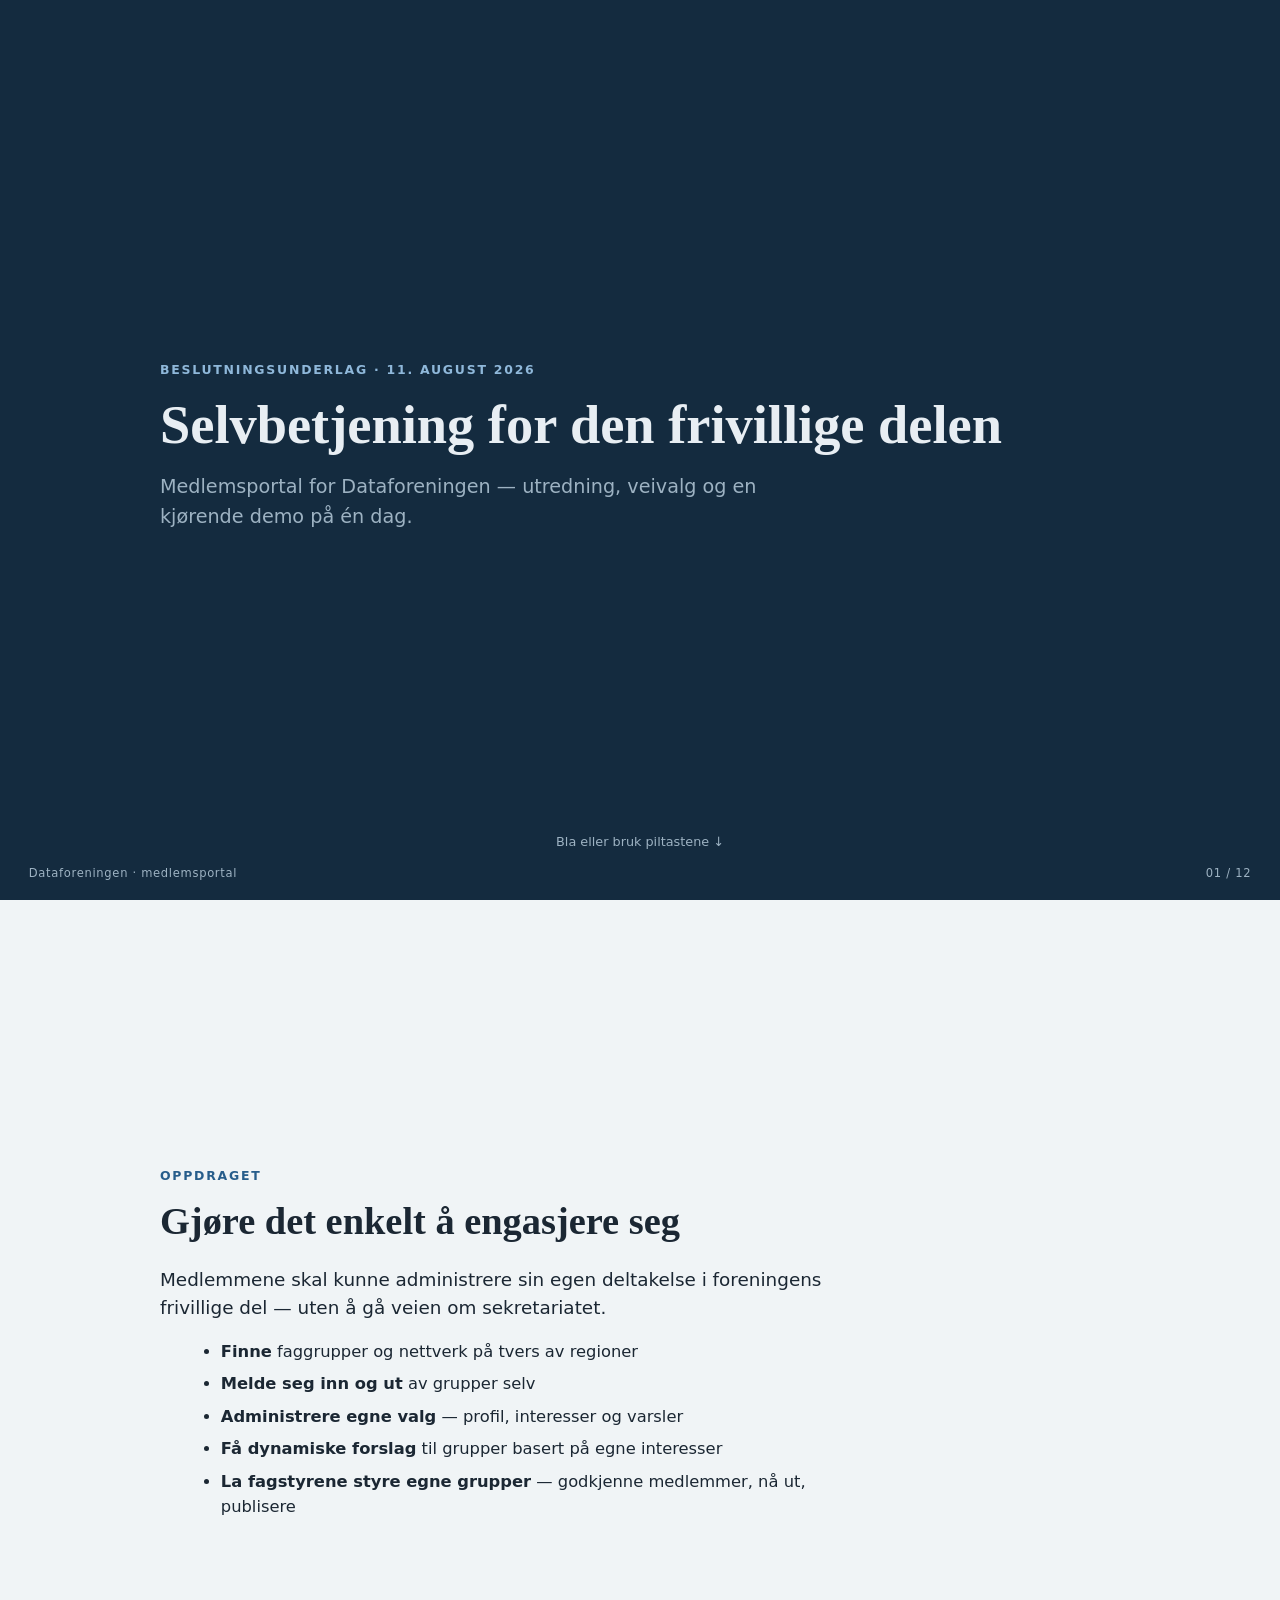
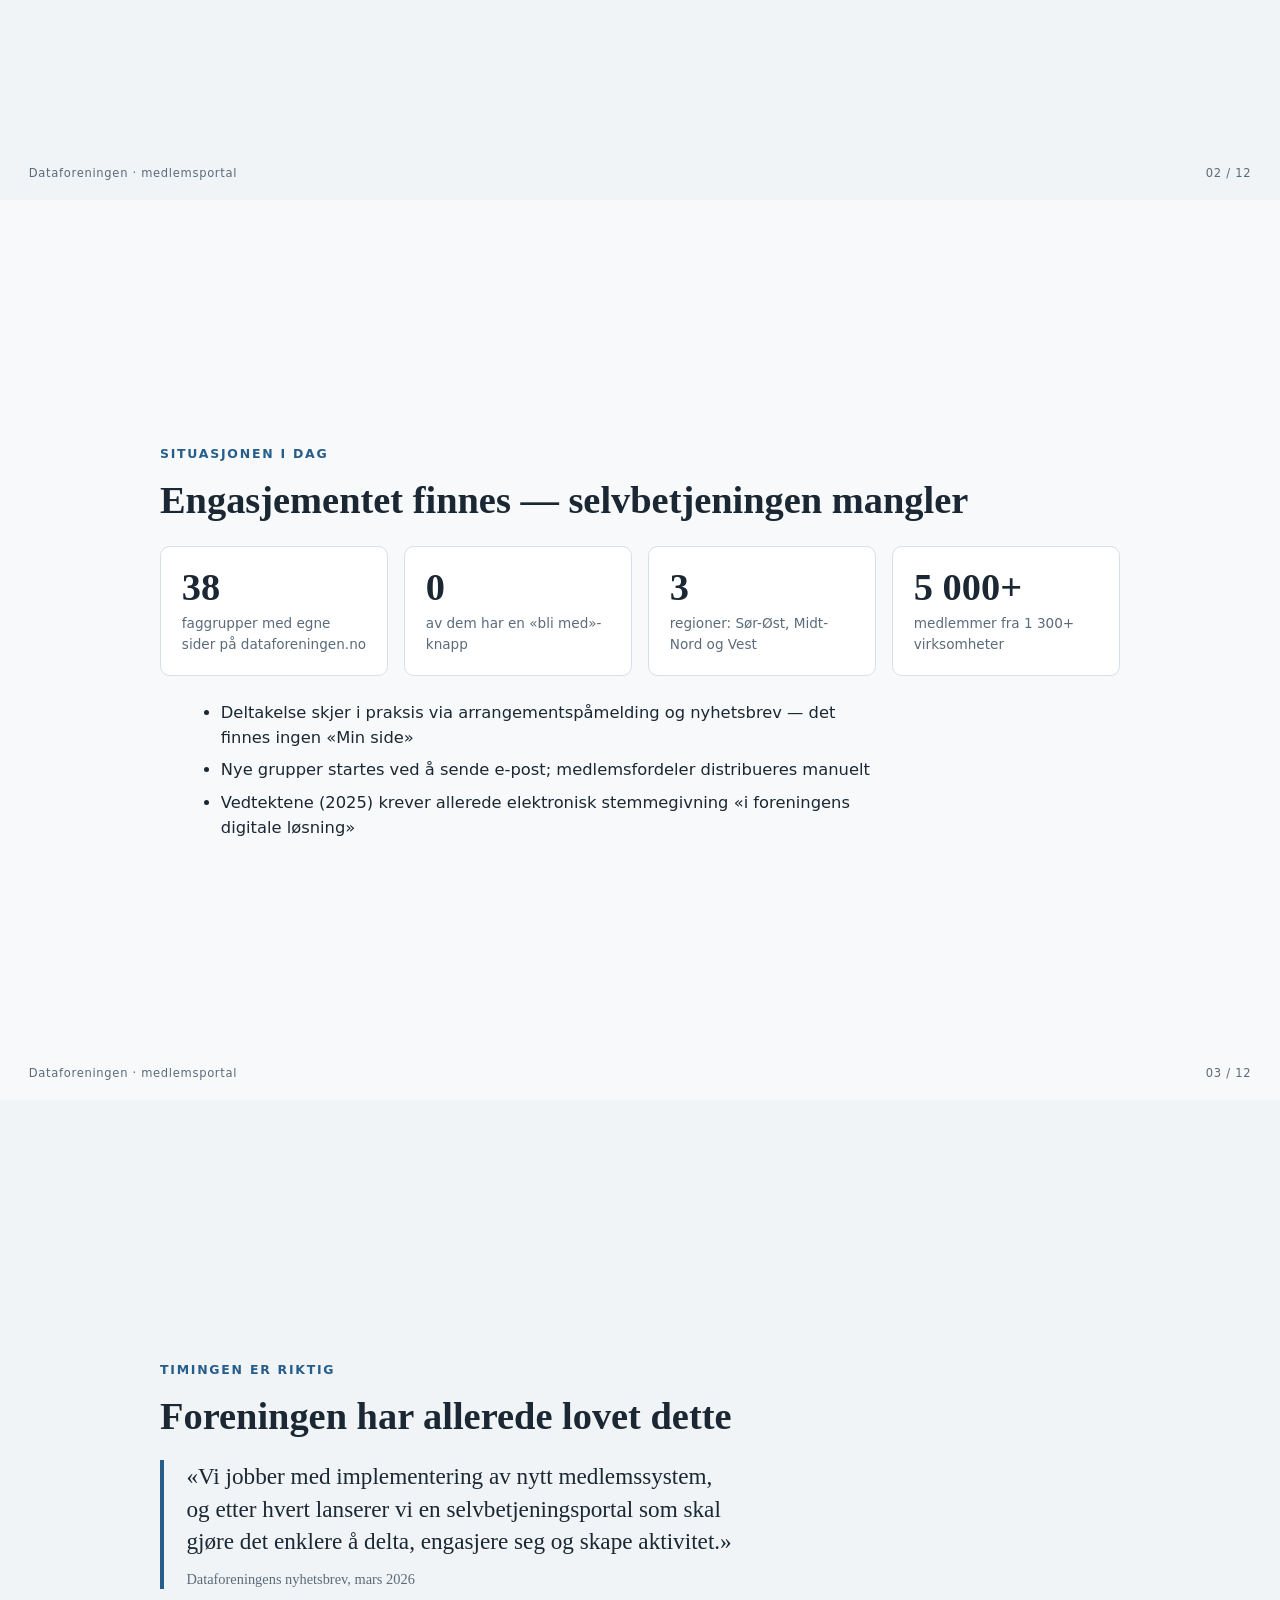
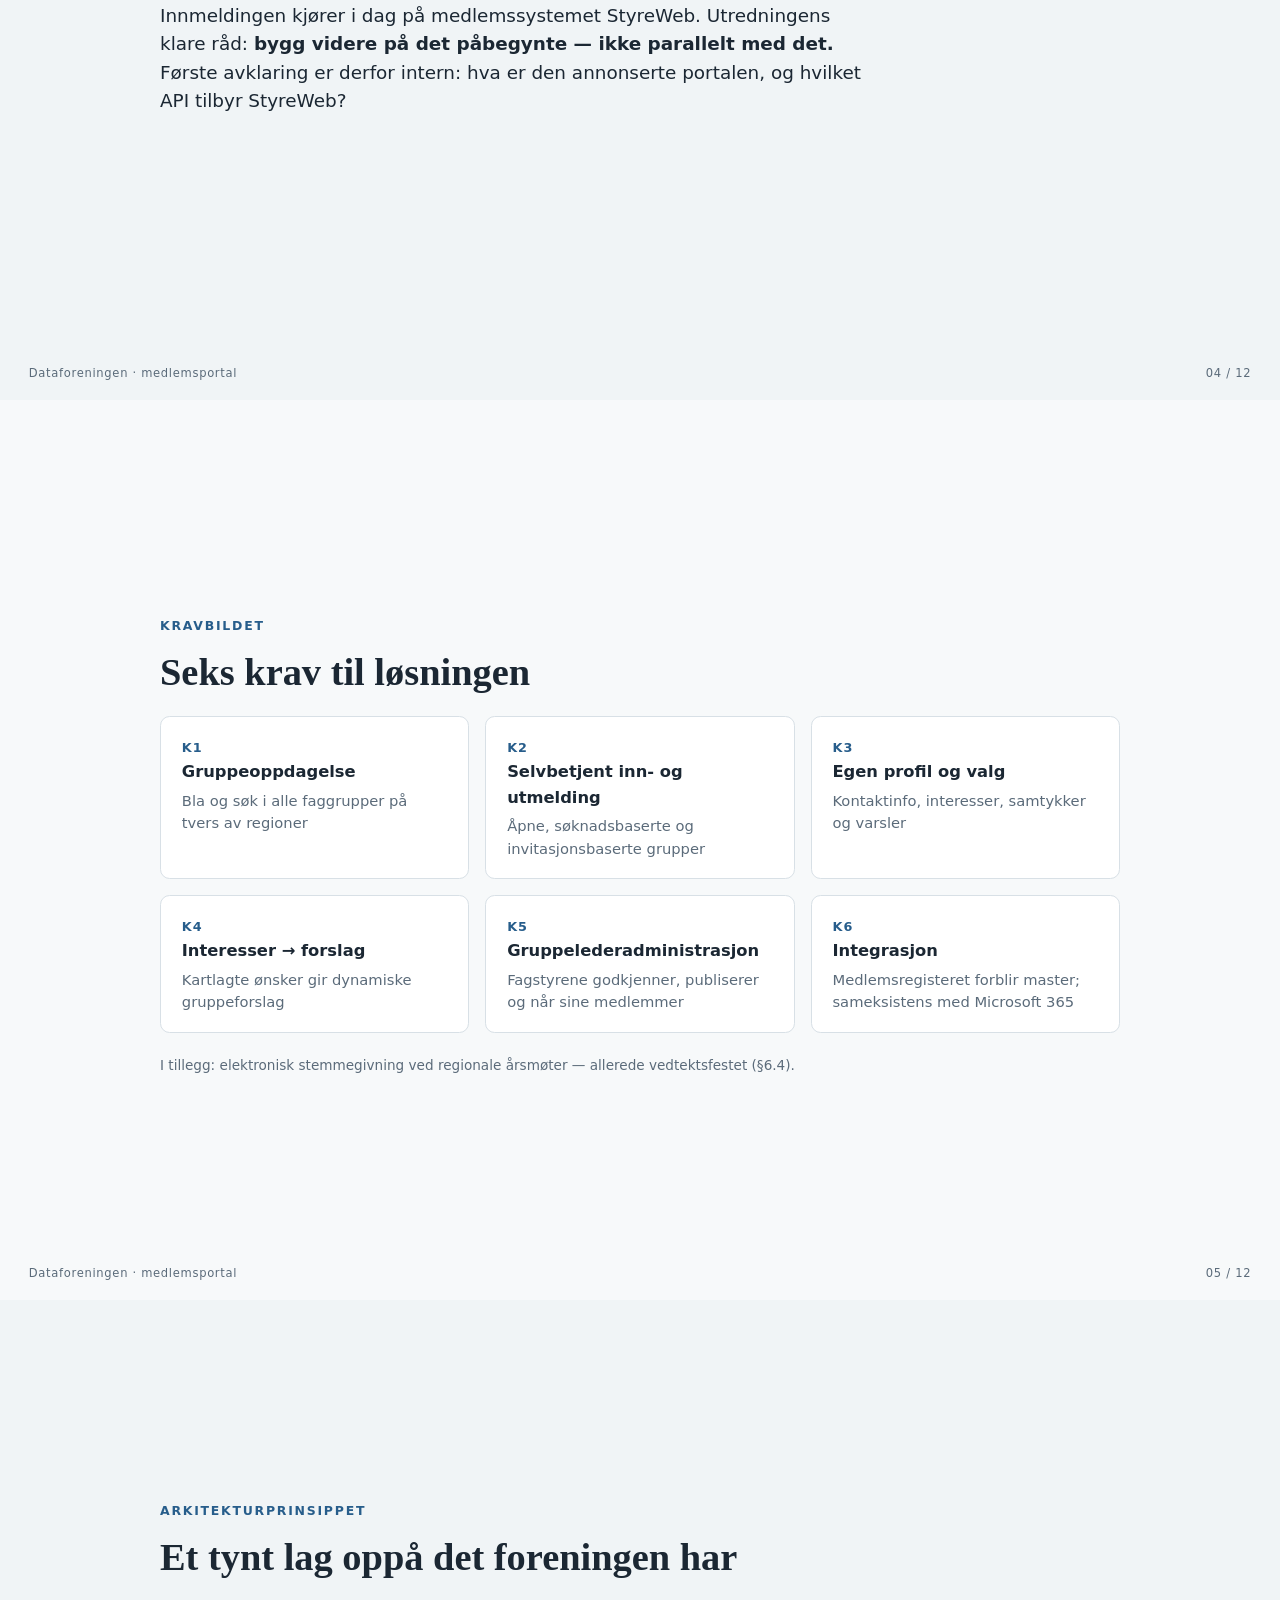
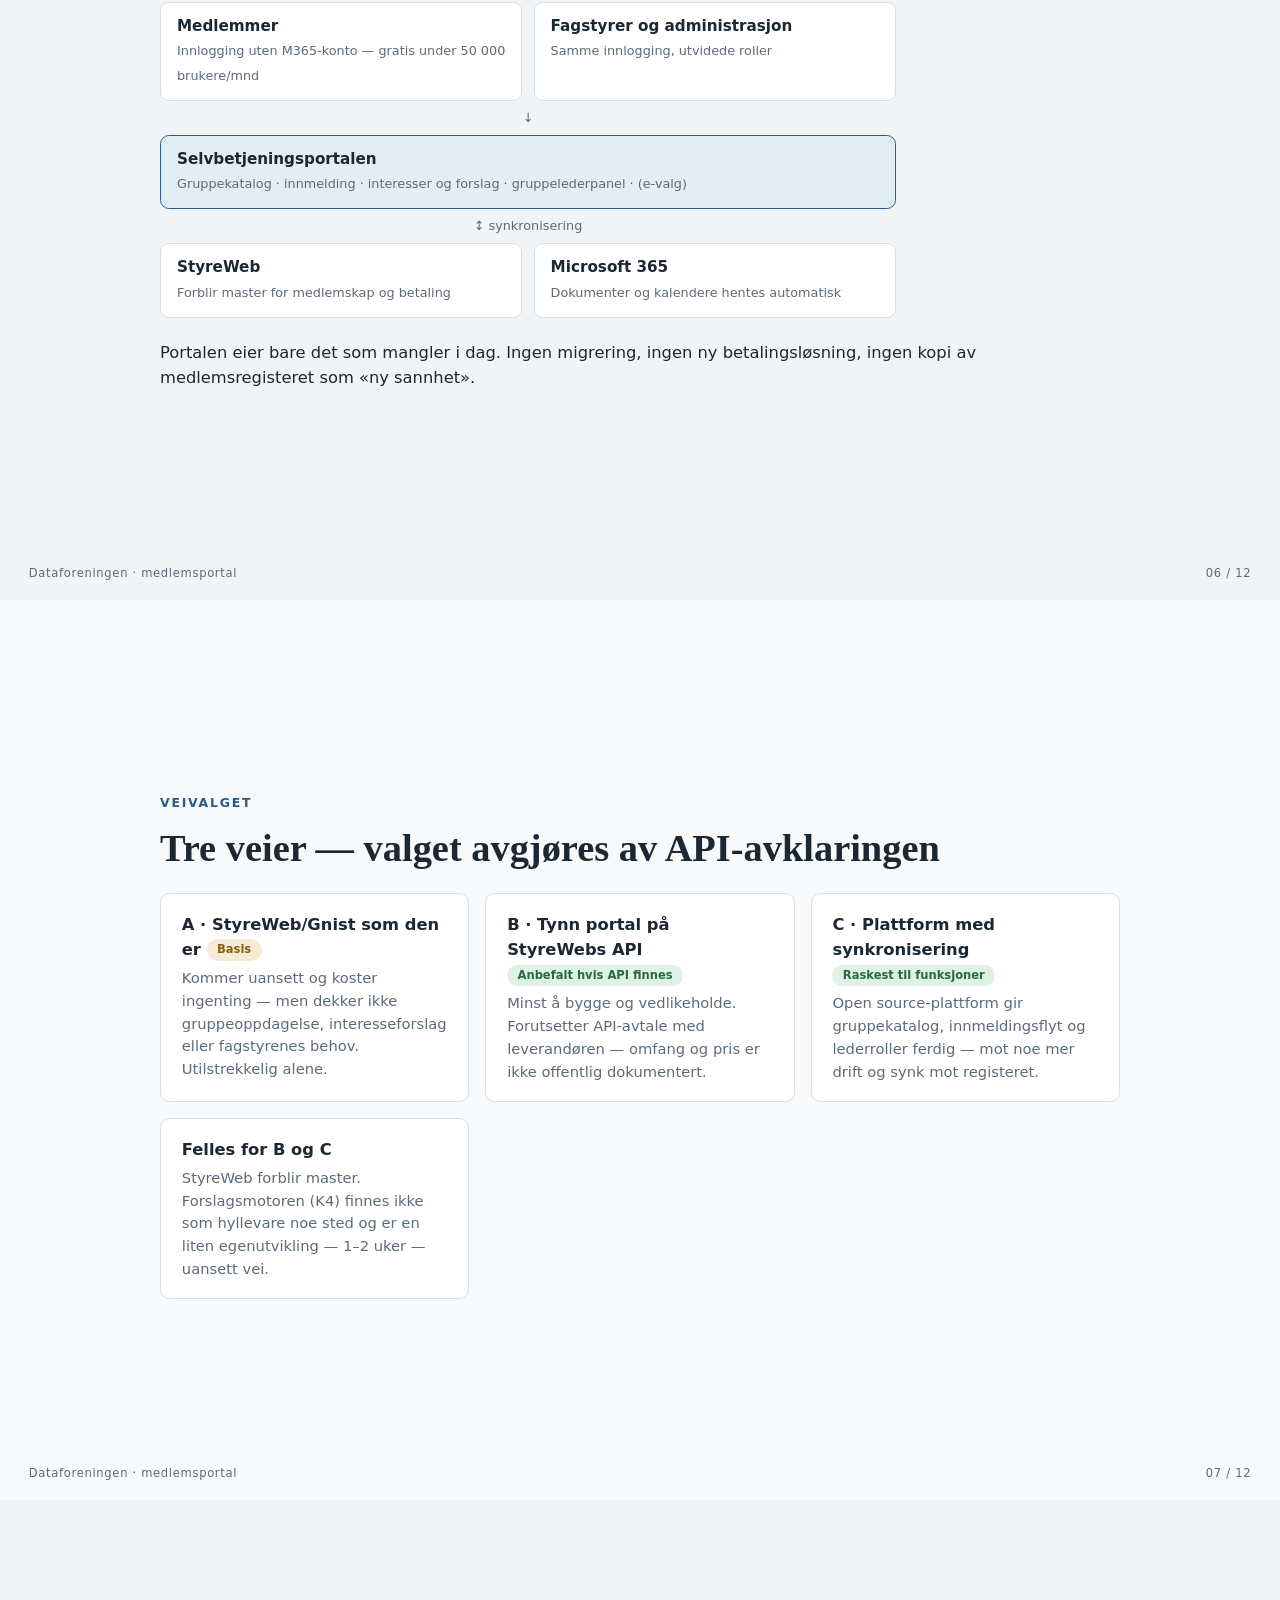
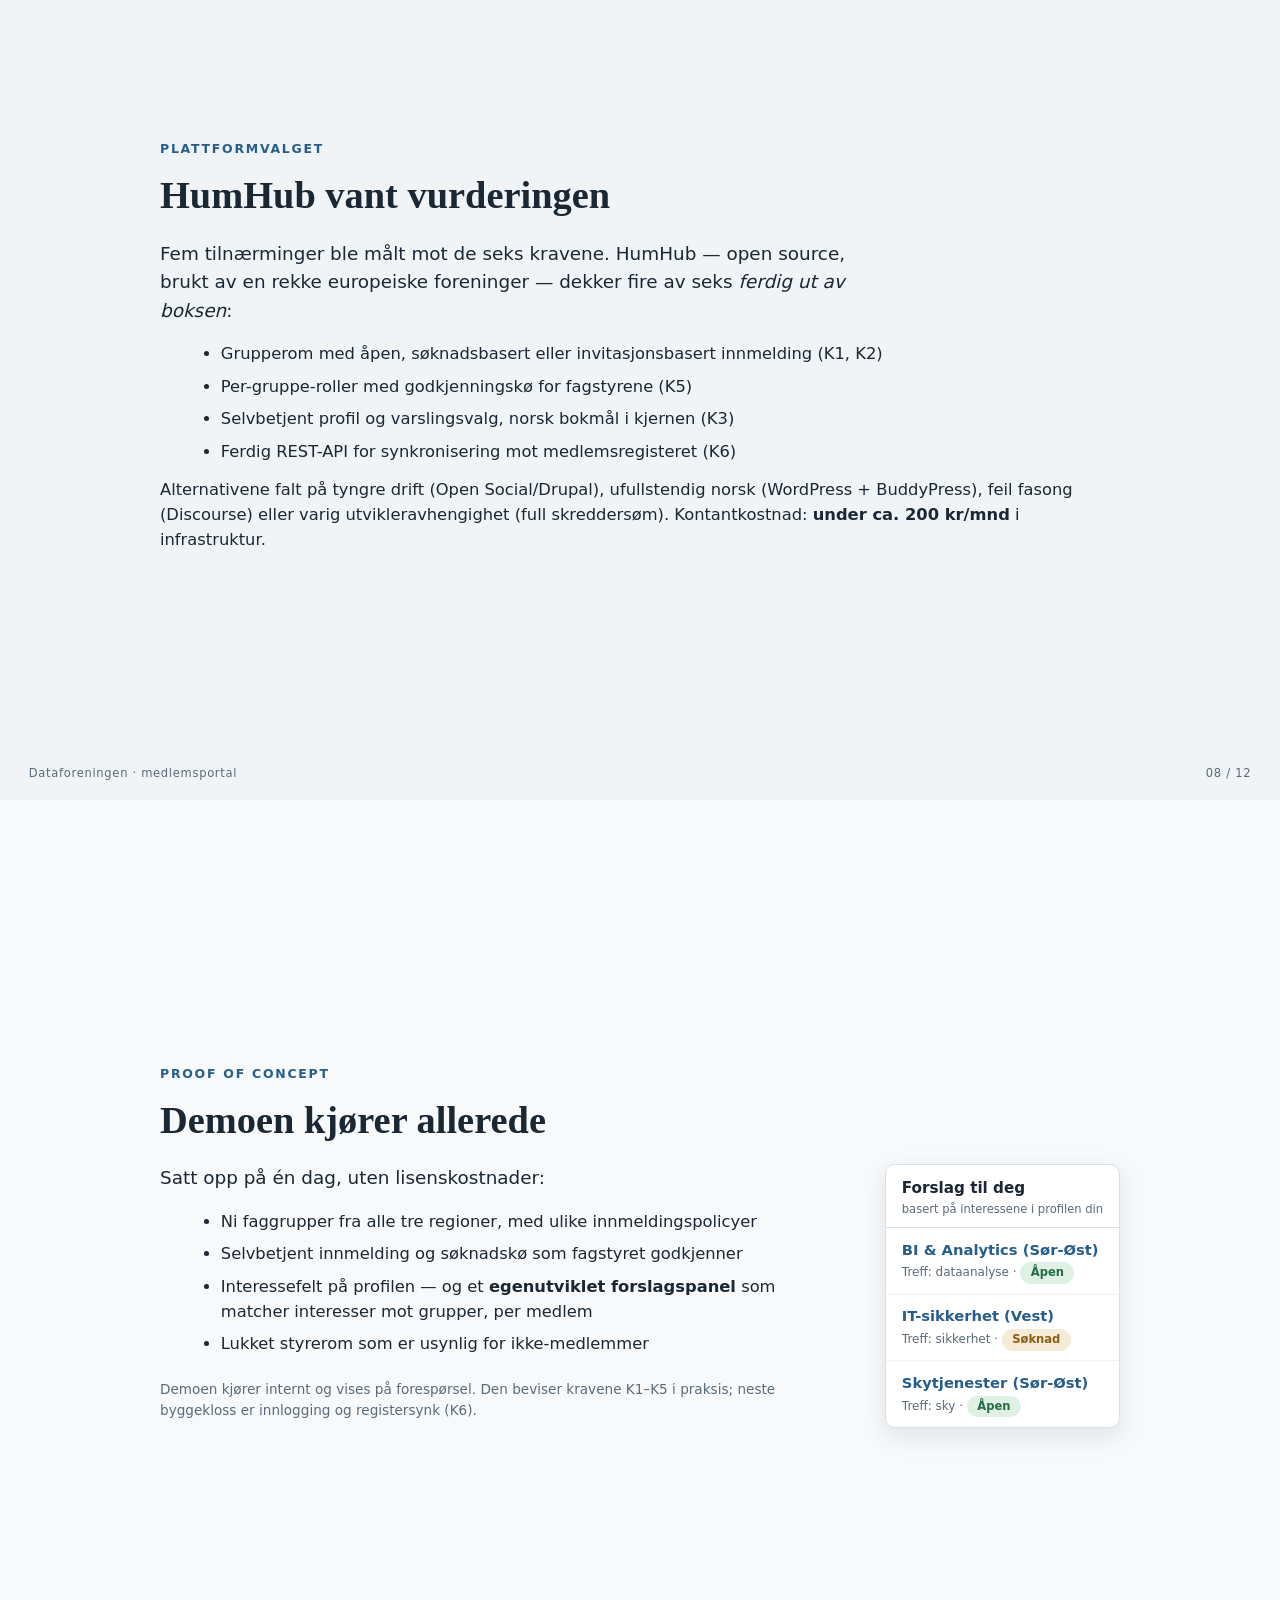
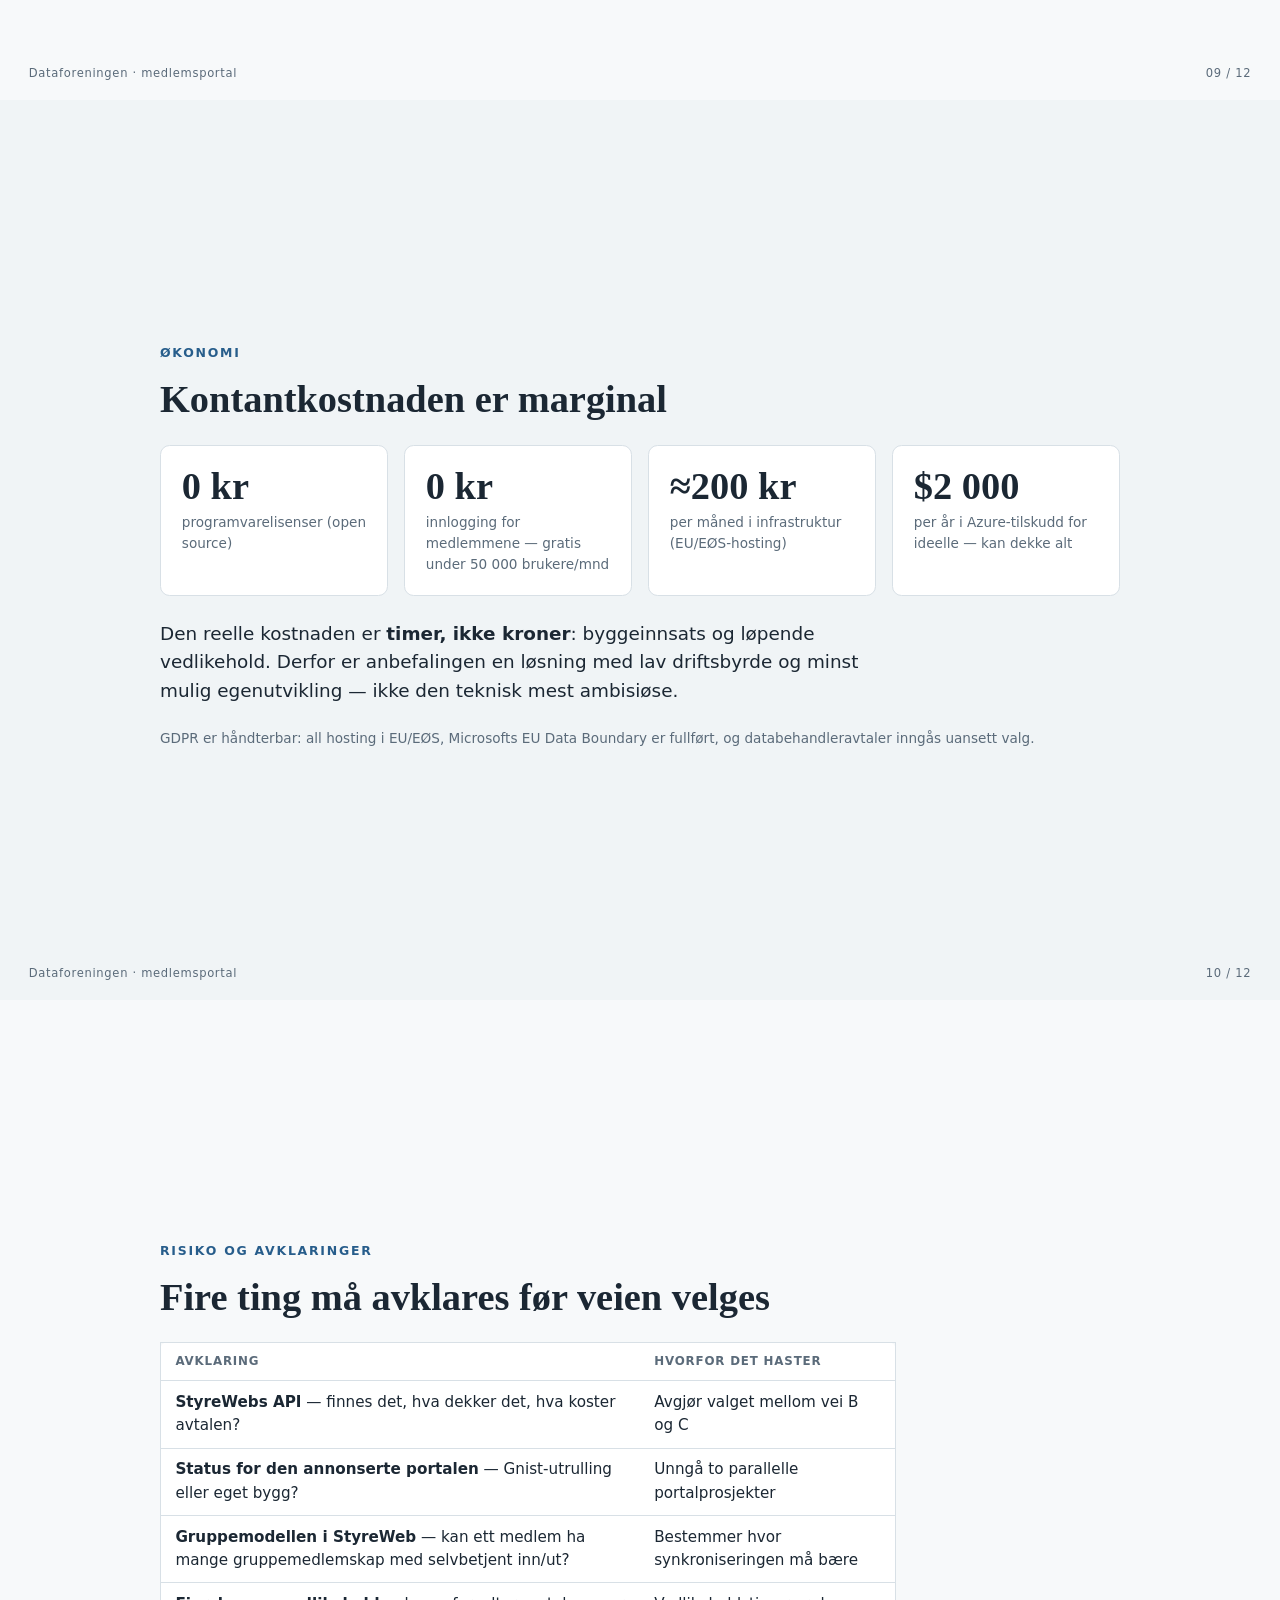
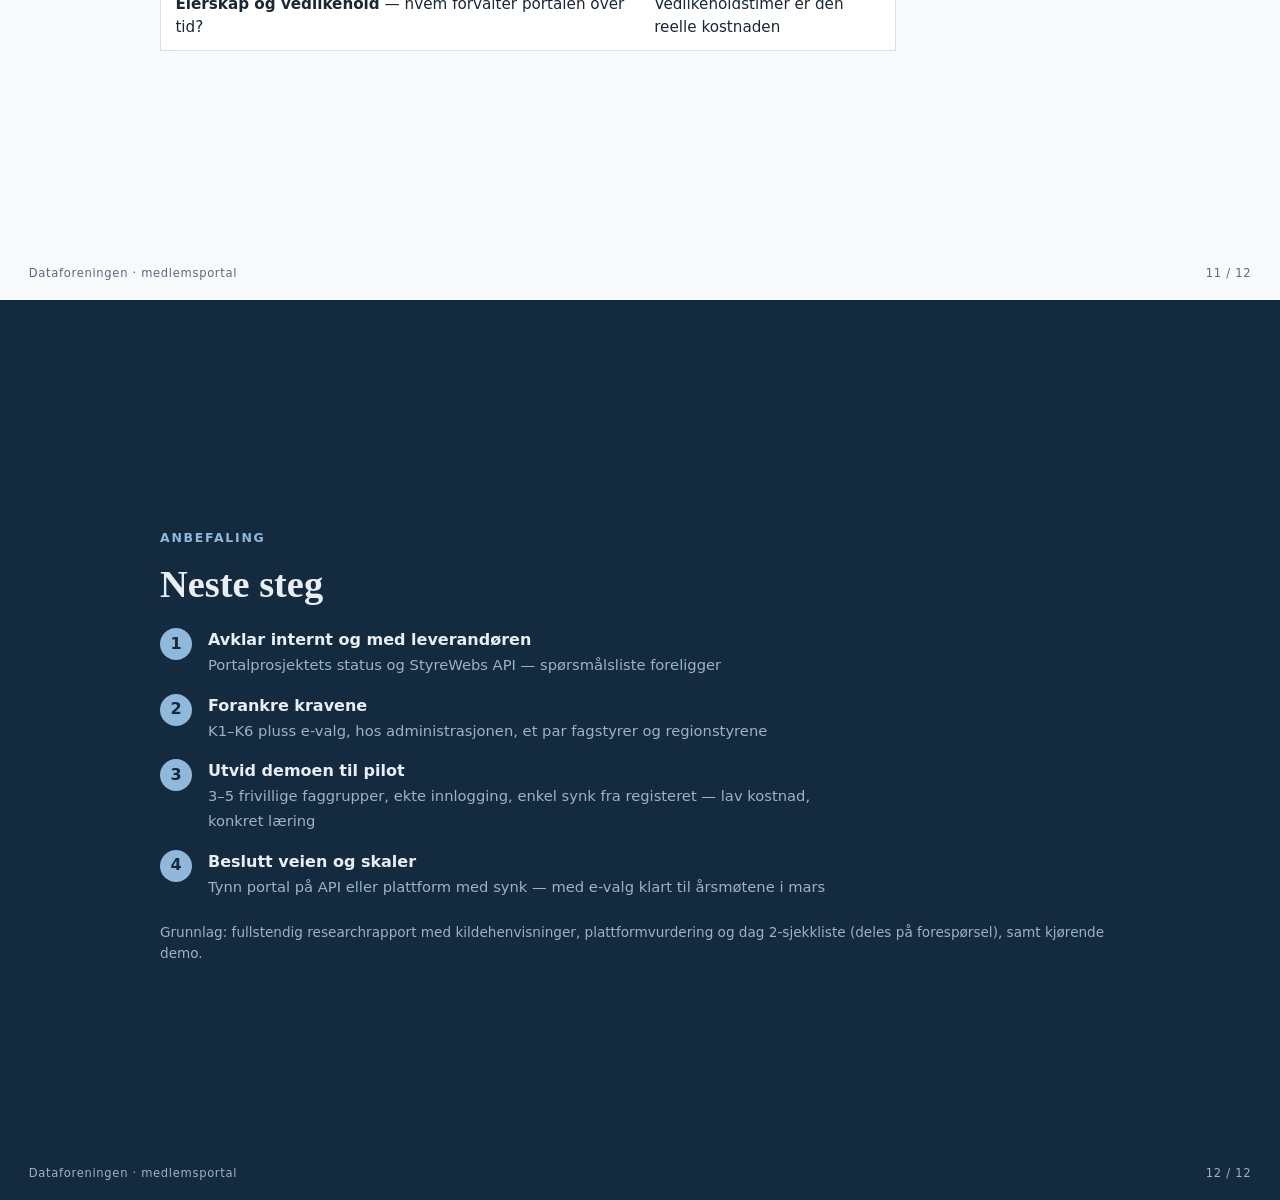
<file: docs/02-presentasjon.html>
<!doctype html>
<html lang="nb">
<meta charset="utf-8">
<meta name="viewport" content="width=device-width, initial-scale=1">
<title>Selvbetjening for den frivillige delen — Dataforeningen</title>
<style>
  /* Bevisst enkelt-tema (distribuerbart deck): alle farger males eksplisitt. */
  * { box-sizing: border-box; margin: 0; }

  :root {
    --paper: #F7F9FA;
    --surface: #FFFFFF;
    --ink: #1B2733;
    --muted: #5B6B7A;
    --accent: #275D8B;
    --accent-soft: #E3EDF4;
    --border: #D8E0E6;
    --navy: #142B3F;
    --navy-ink: #E8EEF3;
    --navy-muted: #9DB2C2;
    --good-ink: #256B43; --good-soft: #DFF0E5;
    --warn-ink: #8A5E14; --warn-soft: #F5EBD6;
    --bad-ink: #A03D31;  --bad-soft: #F6E3DF;
  }

  html { scroll-behavior: smooth; }
  @media (prefers-reduced-motion: reduce) { html { scroll-behavior: auto; } }

  body {
    background: var(--paper);
    color: var(--ink);
    font-family: system-ui, -apple-system, "Segoe UI", Roboto, sans-serif;
    line-height: 1.55;
    scroll-snap-type: y proximity;
  }

  .slide {
    min-height: 100svh;
    scroll-snap-align: start;
    display: flex;
    align-items: center;
    justify-content: center;
    position: relative;
    background: var(--paper);
    counter-increment: slide;
    padding: 3.5rem 1.5rem 4rem;
  }
  .slide:nth-child(even) { background: #F0F4F6; }
  .slide.dark { background: var(--navy); color: var(--navy-ink); }

  .wrap { max-width: 60rem; width: 100%; }

  .eyebrow {
    text-transform: uppercase;
    letter-spacing: 0.14em;
    font-size: 0.78rem;
    font-weight: 700;
    color: var(--accent);
    margin-bottom: 0.9rem;
  }
  .dark .eyebrow { color: #8FB8DA; }

  h1, h2 {
    font-family: Charter, "Bitstream Charter", Georgia, "Times New Roman", serif;
    line-height: 1.15;
    text-wrap: balance;
  }
  h1 { font-size: clamp(2.2rem, 5.5vw, 3.4rem); font-weight: 700; }
  h2 { font-size: clamp(1.7rem, 4vw, 2.4rem); font-weight: 700; margin-bottom: 1.4rem; }

  .sub { font-size: 1.2rem; color: var(--navy-muted); margin-top: 1rem; max-width: 38rem; }

  p, li { font-size: 1.02rem; }
  ul, ol { margin: 0.4rem 0 0 1.3rem; max-width: 44rem; }
  li { margin: 0.45rem 0; }
  .lede { font-size: 1.15rem; max-width: 44rem; margin-bottom: 1rem; }
  .note { color: var(--muted); font-size: 0.85rem; margin-top: 1.4rem; }
  .dark .note { color: var(--navy-muted); }
  strong { font-weight: 650; }

  .slidefoot {
    position: absolute;
    bottom: 1.1rem;
    left: 0; right: 0;
    display: flex;
    justify-content: space-between;
    padding: 0 1.8rem;
    font-size: 0.72rem;
    color: var(--muted);
    letter-spacing: 0.06em;
  }
  .dark .slidefoot { color: var(--navy-muted); }
  .slidefoot .num::before { content: counter(slide, decimal-leading-zero) " / 12"; }

  /* Stat-tiles: tall i blekk, etikett i dempet — aldri farge som eneste bærer */
  .stats { display: grid; grid-template-columns: repeat(auto-fit, minmax(11rem, 1fr)); gap: 1rem; margin: 1.5rem 0; }
  .stat {
    background: var(--surface);
    border: 1px solid var(--border);
    border-radius: 0.6rem;
    padding: 1.2rem 1.3rem;
  }
  .stat .val {
    font-size: 2.4rem;
    font-weight: 700;
    font-variant-numeric: tabular-nums;
    line-height: 1.1;
    font-family: Charter, Georgia, serif;
  }
  .stat .lbl { color: var(--muted); font-size: 0.85rem; margin-top: 0.3rem; }

  .grid2 { display: grid; grid-template-columns: repeat(auto-fit, minmax(16rem, 1fr)); gap: 1rem; margin-top: 1rem; }
  .card {
    background: var(--surface);
    border: 1px solid var(--border);
    border-radius: 0.6rem;
    padding: 1.1rem 1.3rem;
  }
  .card h3 { font-size: 1.02rem; font-weight: 700; margin-bottom: 0.3rem; }
  .card p { font-size: 0.92rem; color: var(--muted); }
  .card .k { color: var(--accent); font-weight: 700; font-size: 0.8rem; letter-spacing: 0.08em; }

  .chip {
    display: inline-block;
    border-radius: 999px;
    font-size: 0.72rem;
    font-weight: 700;
    padding: 0.12rem 0.65rem;
    vertical-align: middle;
  }
  .chip.good { background: var(--good-soft); color: var(--good-ink); }
  .chip.warn { background: var(--warn-soft); color: var(--warn-ink); }
  .chip.bad  { background: var(--bad-soft);  color: var(--bad-ink); }

  blockquote {
    font-family: Charter, Georgia, serif;
    font-size: 1.45rem;
    line-height: 1.4;
    border-left: 4px solid var(--accent);
    padding-left: 1.4rem;
    margin: 1.4rem 0 0.8rem;
    max-width: 42rem;
    text-wrap: balance;
  }
  cite { display: block; font-style: normal; color: var(--muted); font-size: 0.9rem; margin-top: 0.7rem; }

  .diagram { display: flex; flex-direction: column; gap: 0.45rem; margin: 1.4rem 0; max-width: 46rem; }
  .diagram .row { display: flex; gap: 0.7rem; flex-wrap: wrap; }
  .diagram .node {
    flex: 1 1 12rem;
    background: var(--surface);
    border: 1px solid var(--border);
    border-radius: 0.55rem;
    padding: 0.75rem 1rem;
  }
  .diagram .node.hero { border-color: var(--accent); background: var(--accent-soft); }
  .diagram .node strong { display: block; font-size: 0.95rem; }
  .diagram .node span { font-size: 0.8rem; color: var(--muted); }
  .diagram .link { text-align: center; color: var(--muted); font-size: 0.8rem; }

  /* Mini-mock av forslagpanelet fra demoen */
  .mock {
    background: var(--surface);
    border: 1px solid var(--border);
    border-radius: 0.6rem;
    max-width: 21rem;
    box-shadow: 0 8px 24px rgba(20, 43, 63, 0.10);
  }
  .mock .head { padding: 0.7rem 1rem 0.5rem; border-bottom: 1px solid var(--border); }
  .mock .head strong { font-size: 0.95rem; }
  .mock .head span { display: block; font-size: 0.72rem; color: var(--muted); }
  .mock .row { padding: 0.6rem 1rem; }
  .mock .row + .row { border-top: 1px solid #EEF2F5; }
  .mock .row a { color: var(--accent); font-weight: 650; font-size: 0.92rem; text-decoration: none; }
  .mock .row .meta { font-size: 0.75rem; color: var(--muted); }

  .split { display: flex; gap: 2.5rem; flex-wrap: wrap; align-items: flex-start; }
  .split > div:first-child { flex: 1 1 24rem; }

  table { border-collapse: collapse; width: 100%; max-width: 46rem; font-size: 0.95rem; margin-top: 1rem; background: var(--surface); border: 1px solid var(--border); border-radius: 0.5rem; }
  th, td { text-align: left; padding: 0.6rem 0.9rem; border-bottom: 1px solid var(--border); vertical-align: top; }
  thead th { font-size: 0.74rem; text-transform: uppercase; letter-spacing: 0.07em; color: var(--muted); }
  tbody tr:last-child td { border-bottom: none; }

  a { color: var(--accent); }
  .dark a { color: #8FB8DA; }
  a:focus-visible { outline: 2px solid var(--accent); outline-offset: 2px; }

  .hint { position: absolute; bottom: 3rem; left: 50%; transform: translateX(-50%); color: var(--navy-muted); font-size: 0.8rem; }

  .steps { counter-reset: step; margin-top: 1.2rem; max-width: 44rem; }
  .step { display: flex; gap: 1rem; margin: 1rem 0; }
  .step::before {
    counter-increment: step;
    content: counter(step);
    flex: 0 0 2rem; height: 2rem;
    display: flex; align-items: center; justify-content: center;
    background: #8FB8DA; color: var(--navy);
    border-radius: 999px; font-weight: 700;
  }
  .step div strong { display: block; }
  .step div span { color: var(--navy-muted); font-size: 0.92rem; }

  @media print {
    body { scroll-snap-type: none; background: #FFFFFF; }
    .slide { min-height: auto; page-break-after: always; padding: 2rem; }
    .hint { display: none; }
  }
</style>

<div class="deck">

<!-- 1 · Tittel -->
<section class="slide dark">
  <div class="wrap">
    <p class="eyebrow">Beslutningsunderlag · 11. august 2026</p>
    <h1>Selvbetjening for den frivillige delen</h1>
    <p class="sub">Medlemsportal for Dataforeningen — utredning, veivalg og en kjørende demo på én dag.</p>
  </div>
  <p class="hint">Bla eller bruk piltastene ↓</p>
  <div class="slidefoot"><span>Dataforeningen · medlemsportal</span><span class="num"></span></div>
</section>

<!-- 2 · Oppdraget -->
<section class="slide">
  <div class="wrap">
    <p class="eyebrow">Oppdraget</p>
    <h2>Gjøre det enkelt å engasjere seg</h2>
    <p class="lede">Medlemmene skal kunne administrere sin egen deltakelse i foreningens frivillige del — uten å gå veien om sekretariatet.</p>
    <ul>
      <li><strong>Finne</strong> faggrupper og nettverk på tvers av regioner</li>
      <li><strong>Melde seg inn og ut</strong> av grupper selv</li>
      <li><strong>Administrere egne valg</strong> — profil, interesser og varsler</li>
      <li><strong>Få dynamiske forslag</strong> til grupper basert på egne interesser</li>
      <li><strong>La fagstyrene styre egne grupper</strong> — godkjenne medlemmer, nå ut, publisere</li>
    </ul>
  </div>
  <div class="slidefoot"><span>Dataforeningen · medlemsportal</span><span class="num"></span></div>
</section>

<!-- 3 · I dag -->
<section class="slide">
  <div class="wrap">
    <p class="eyebrow">Situasjonen i dag</p>
    <h2>Engasjementet finnes — selvbetjeningen mangler</h2>
    <div class="stats">
      <div class="stat"><div class="val">38</div><div class="lbl">faggrupper med egne sider på dataforeningen.no</div></div>
      <div class="stat"><div class="val">0</div><div class="lbl">av dem har en «bli med»-knapp</div></div>
      <div class="stat"><div class="val">3</div><div class="lbl">regioner: Sør-Øst, Midt-Nord og Vest</div></div>
      <div class="stat"><div class="val">5 000+</div><div class="lbl">medlemmer fra 1 300+ virksomheter</div></div>
    </div>
    <ul>
      <li>Deltakelse skjer i praksis via arrangementspåmelding og nyhetsbrev — det finnes ingen «Min side»</li>
      <li>Nye grupper startes ved å sende e-post; medlemsfordeler distribueres manuelt</li>
      <li>Vedtektene (2025) krever allerede elektronisk stemmegivning «i foreningens digitale løsning»</li>
    </ul>
  </div>
  <div class="slidefoot"><span>Dataforeningen · medlemsportal</span><span class="num"></span></div>
</section>

<!-- 4 · Timing -->
<section class="slide">
  <div class="wrap">
    <p class="eyebrow">Timingen er riktig</p>
    <h2>Foreningen har allerede lovet dette</h2>
    <blockquote>«Vi jobber med implementering av nytt medlemssystem, og etter hvert lanserer vi en selvbetjeningsportal som skal gjøre det enklere å delta, engasjere seg og skape aktivitet.»
      <cite>Dataforeningens nyhetsbrev, mars 2026</cite>
    </blockquote>
    <p class="lede">Innmeldingen kjører i dag på medlemssystemet StyreWeb. Utredningens klare råd: <strong>bygg videre på det påbegynte — ikke parallelt med det.</strong> Første avklaring er derfor intern: hva er den annonserte portalen, og hvilket API tilbyr StyreWeb?</p>
  </div>
  <div class="slidefoot"><span>Dataforeningen · medlemsportal</span><span class="num"></span></div>
</section>

<!-- 5 · Krav -->
<section class="slide">
  <div class="wrap">
    <p class="eyebrow">Kravbildet</p>
    <h2>Seks krav til løsningen</h2>
    <div class="grid2">
      <div class="card"><span class="k">K1</span><h3>Gruppeoppdagelse</h3><p>Bla og søk i alle faggrupper på tvers av regioner</p></div>
      <div class="card"><span class="k">K2</span><h3>Selvbetjent inn- og utmelding</h3><p>Åpne, søknadsbaserte og invitasjonsbaserte grupper</p></div>
      <div class="card"><span class="k">K3</span><h3>Egen profil og valg</h3><p>Kontaktinfo, interesser, samtykker og varsler</p></div>
      <div class="card"><span class="k">K4</span><h3>Interesser → forslag</h3><p>Kartlagte ønsker gir dynamiske gruppeforslag</p></div>
      <div class="card"><span class="k">K5</span><h3>Gruppelederadministrasjon</h3><p>Fagstyrene godkjenner, publiserer og når sine medlemmer</p></div>
      <div class="card"><span class="k">K6</span><h3>Integrasjon</h3><p>Medlemsregisteret forblir master; sameksistens med Microsoft 365</p></div>
    </div>
    <p class="note">I tillegg: elektronisk stemmegivning ved regionale årsmøter — allerede vedtektsfestet (§6.4).</p>
  </div>
  <div class="slidefoot"><span>Dataforeningen · medlemsportal</span><span class="num"></span></div>
</section>

<!-- 6 · Arkitektur -->
<section class="slide">
  <div class="wrap">
    <p class="eyebrow">Arkitekturprinsippet</p>
    <h2>Et tynt lag oppå det foreningen har</h2>
    <div class="diagram" role="img" aria-label="Medlemmer og fagstyrer logger inn i portalen; portalen synkroniserer med StyreWeb og henter innhold fra Microsoft 365">
      <div class="row">
        <div class="node"><strong>Medlemmer</strong><span>Innlogging uten M365-konto — gratis under 50 000 brukere/mnd</span></div>
        <div class="node"><strong>Fagstyrer og administrasjon</strong><span>Samme innlogging, utvidede roller</span></div>
      </div>
      <div class="link">↓</div>
      <div class="row">
        <div class="node hero"><strong>Selvbetjeningsportalen</strong><span>Gruppekatalog · innmelding · interesser og forslag · gruppelederpanel · (e-valg)</span></div>
      </div>
      <div class="link">↕ synkronisering</div>
      <div class="row">
        <div class="node"><strong>StyreWeb</strong><span>Forblir master for medlemskap og betaling</span></div>
        <div class="node"><strong>Microsoft 365</strong><span>Dokumenter og kalendere hentes automatisk</span></div>
      </div>
    </div>
    <p>Portalen eier bare det som mangler i dag. Ingen migrering, ingen ny betalingsløsning, ingen kopi av medlemsregisteret som «ny sannhet».</p>
  </div>
  <div class="slidefoot"><span>Dataforeningen · medlemsportal</span><span class="num"></span></div>
</section>

<!-- 7 · Strategier -->
<section class="slide">
  <div class="wrap">
    <p class="eyebrow">Veivalget</p>
    <h2>Tre veier — valget avgjøres av API-avklaringen</h2>
    <div class="grid2">
      <div class="card">
        <h3>A · StyreWeb/Gnist som den er <span class="chip warn">Basis</span></h3>
        <p>Kommer uansett og koster ingenting — men dekker ikke gruppeoppdagelse, interesseforslag eller fagstyrenes behov. Utilstrekkelig alene.</p>
      </div>
      <div class="card">
        <h3>B · Tynn portal på StyreWebs API <span class="chip good">Anbefalt hvis API finnes</span></h3>
        <p>Minst å bygge og vedlikeholde. Forutsetter API-avtale med leverandøren — omfang og pris er ikke offentlig dokumentert.</p>
      </div>
      <div class="card">
        <h3>C · Plattform med synkronisering <span class="chip good">Raskest til funksjoner</span></h3>
        <p>Open source-plattform gir gruppekatalog, innmeldingsflyt og lederroller ferdig — mot noe mer drift og synk mot registeret.</p>
      </div>
      <div class="card">
        <h3>Felles for B og C</h3>
        <p>StyreWeb forblir master. Forslagsmotoren (K4) finnes ikke som hyllevare noe sted og er en liten egenutvikling — 1–2 uker — uansett vei.</p>
      </div>
    </div>
  </div>
  <div class="slidefoot"><span>Dataforeningen · medlemsportal</span><span class="num"></span></div>
</section>

<!-- 8 · Plattform -->
<section class="slide">
  <div class="wrap">
    <p class="eyebrow">Plattformvalget</p>
    <h2>HumHub vant vurderingen</h2>
    <p class="lede">Fem tilnærminger ble målt mot de seks kravene. HumHub — open source, brukt av en rekke europeiske foreninger — dekker fire av seks <em>ferdig ut av boksen</em>:</p>
    <ul>
      <li>Grupperom med åpen, søknadsbasert eller invitasjonsbasert innmelding (K1, K2)</li>
      <li>Per-gruppe-roller med godkjenningskø for fagstyrene (K5)</li>
      <li>Selvbetjent profil og varslingsvalg, norsk bokmål i kjernen (K3)</li>
      <li>Ferdig REST-API for synkronisering mot medlemsregisteret (K6)</li>
    </ul>
    <p style="margin-top:0.8rem">Alternativene falt på tyngre drift (Open Social/Drupal), ufullstendig norsk (WordPress + BuddyPress), feil fasong (Discourse) eller varig utvikleravhengighet (full skreddersøm). Kontantkostnad: <strong>under ca. 200 kr/mnd</strong> i infrastruktur.</p>
  </div>
  <div class="slidefoot"><span>Dataforeningen · medlemsportal</span><span class="num"></span></div>
</section>

<!-- 9 · Demo -->
<section class="slide">
  <div class="wrap">
    <p class="eyebrow">Proof of concept</p>
    <h2>Demoen kjører allerede</h2>
    <div class="split">
      <div>
        <p class="lede">Satt opp på én dag, uten lisenskostnader:</p>
        <ul>
          <li>Ni faggrupper fra alle tre regioner, med ulike innmeldingspolicyer</li>
          <li>Selvbetjent innmelding og søknadskø som fagstyret godkjenner</li>
          <li>Interessefelt på profilen — og et <strong>egenutviklet forslagspanel</strong> som matcher interesser mot grupper, per medlem</li>
          <li>Lukket styrerom som er usynlig for ikke-medlemmer</li>
        </ul>
        <p class="note">Demoen kjører internt og vises på forespørsel. Den beviser kravene K1–K5 i praksis; neste byggekloss er innlogging og registersynk (K6).</p>
      </div>
      <div class="mock" role="img" aria-label="Skisse av forslagspanelet fra demoen">
        <div class="head"><strong>Forslag til deg</strong><span>basert på interessene i profilen din</span></div>
        <div class="row"><a>BI &amp; Analytics (Sør-Øst)</a><div class="meta">Treff: dataanalyse · <span class="chip good">Åpen</span></div></div>
        <div class="row"><a>IT-sikkerhet (Vest)</a><div class="meta">Treff: sikkerhet · <span class="chip warn">Søknad</span></div></div>
        <div class="row"><a>Skytjenester (Sør-Øst)</a><div class="meta">Treff: sky · <span class="chip good">Åpen</span></div></div>
      </div>
    </div>
  </div>
  <div class="slidefoot"><span>Dataforeningen · medlemsportal</span><span class="num"></span></div>
</section>

<!-- 10 · Økonomi -->
<section class="slide">
  <div class="wrap">
    <p class="eyebrow">Økonomi</p>
    <h2>Kontantkostnaden er marginal</h2>
    <div class="stats">
      <div class="stat"><div class="val">0 kr</div><div class="lbl">programvarelisenser (open source)</div></div>
      <div class="stat"><div class="val">0 kr</div><div class="lbl">innlogging for medlemmene — gratis under 50 000 brukere/mnd</div></div>
      <div class="stat"><div class="val">≈200 kr</div><div class="lbl">per måned i infrastruktur (EU/EØS-hosting)</div></div>
      <div class="stat"><div class="val">$2 000</div><div class="lbl">per år i Azure-tilskudd for ideelle — kan dekke alt</div></div>
    </div>
    <p class="lede">Den reelle kostnaden er <strong>timer, ikke kroner</strong>: byggeinnsats og løpende vedlikehold. Derfor er anbefalingen en løsning med lav driftsbyrde og minst mulig egenutvikling — ikke den teknisk mest ambisiøse.</p>
    <p class="note">GDPR er håndterbar: all hosting i EU/EØS, Microsofts EU Data Boundary er fullført, og databehandleravtaler inngås uansett valg.</p>
  </div>
  <div class="slidefoot"><span>Dataforeningen · medlemsportal</span><span class="num"></span></div>
</section>

<!-- 11 · Risiko -->
<section class="slide">
  <div class="wrap">
    <p class="eyebrow">Risiko og avklaringer</p>
    <h2>Fire ting må avklares før veien velges</h2>
    <table>
      <thead><tr><th>Avklaring</th><th>Hvorfor det haster</th></tr></thead>
      <tbody>
        <tr><td><strong>StyreWebs API</strong> — finnes det, hva dekker det, hva koster avtalen?</td><td>Avgjør valget mellom vei B og C</td></tr>
        <tr><td><strong>Status for den annonserte portalen</strong> — Gnist-utrulling eller eget bygg?</td><td>Unngå to parallelle portalprosjekter</td></tr>
        <tr><td><strong>Gruppemodellen i StyreWeb</strong> — kan ett medlem ha mange gruppemedlemskap med selvbetjent inn/ut?</td><td>Bestemmer hvor synkroniseringen må bære</td></tr>
        <tr><td><strong>Eierskap og vedlikehold</strong> — hvem forvalter portalen over tid?</td><td>Vedlikeholdstimer er den reelle kostnaden</td></tr>
      </tbody>
    </table>
  </div>
  <div class="slidefoot"><span>Dataforeningen · medlemsportal</span><span class="num"></span></div>
</section>

<!-- 12 · Anbefaling -->
<section class="slide dark">
  <div class="wrap">
    <p class="eyebrow">Anbefaling</p>
    <h2>Neste steg</h2>
    <div class="steps">
      <div class="step"><div><strong>Avklar internt og med leverandøren</strong><span>Portalprosjektets status og StyreWebs API — spørsmålsliste foreligger</span></div></div>
      <div class="step"><div><strong>Forankre kravene</strong><span>K1–K6 pluss e-valg, hos administrasjonen, et par fagstyrer og regionstyrene</span></div></div>
      <div class="step"><div><strong>Utvid demoen til pilot</strong><span>3–5 frivillige faggrupper, ekte innlogging, enkel synk fra registeret — lav kostnad, konkret læring</span></div></div>
      <div class="step"><div><strong>Beslutt veien og skaler</strong><span>Tynn portal på API eller plattform med synk — med e-valg klart til årsmøtene i mars</span></div></div>
    </div>
    <p class="note">Grunnlag: fullstendig researchrapport med kildehenvisninger, plattformvurdering og dag 2-sjekkliste (deles på forespørsel), samt kjørende demo.</p>
  </div>
  <div class="slidefoot"><span>Dataforeningen · medlemsportal</span><span class="num"></span></div>
</section>

</div>

<script>
  (function () {
    var slides = Array.prototype.slice.call(document.querySelectorAll('.slide'));
    function current() {
      var mid = window.scrollY + window.innerHeight / 2;
      for (var i = slides.length - 1; i >= 0; i--) {
        if (slides[i].offsetTop <= mid) return i;
      }
      return 0;
    }
    function go(i) {
      if (i < 0 || i >= slides.length) return;
      slides[i].scrollIntoView({ behavior: matchMedia('(prefers-reduced-motion: reduce)').matches ? 'auto' : 'smooth' });
    }
    document.addEventListener('keydown', function (e) {
      if (e.key === 'ArrowDown' || e.key === 'ArrowRight' || e.key === 'PageDown' || e.key === ' ') { e.preventDefault(); go(current() + 1); }
      else if (e.key === 'ArrowUp' || e.key === 'ArrowLeft' || e.key === 'PageUp') { e.preventDefault(); go(current() - 1); }
      else if (e.key === 'Home') { e.preventDefault(); go(0); }
      else if (e.key === 'End') { e.preventDefault(); go(slides.length - 1); }
    });
  })();
</script>

</html>
</file>
